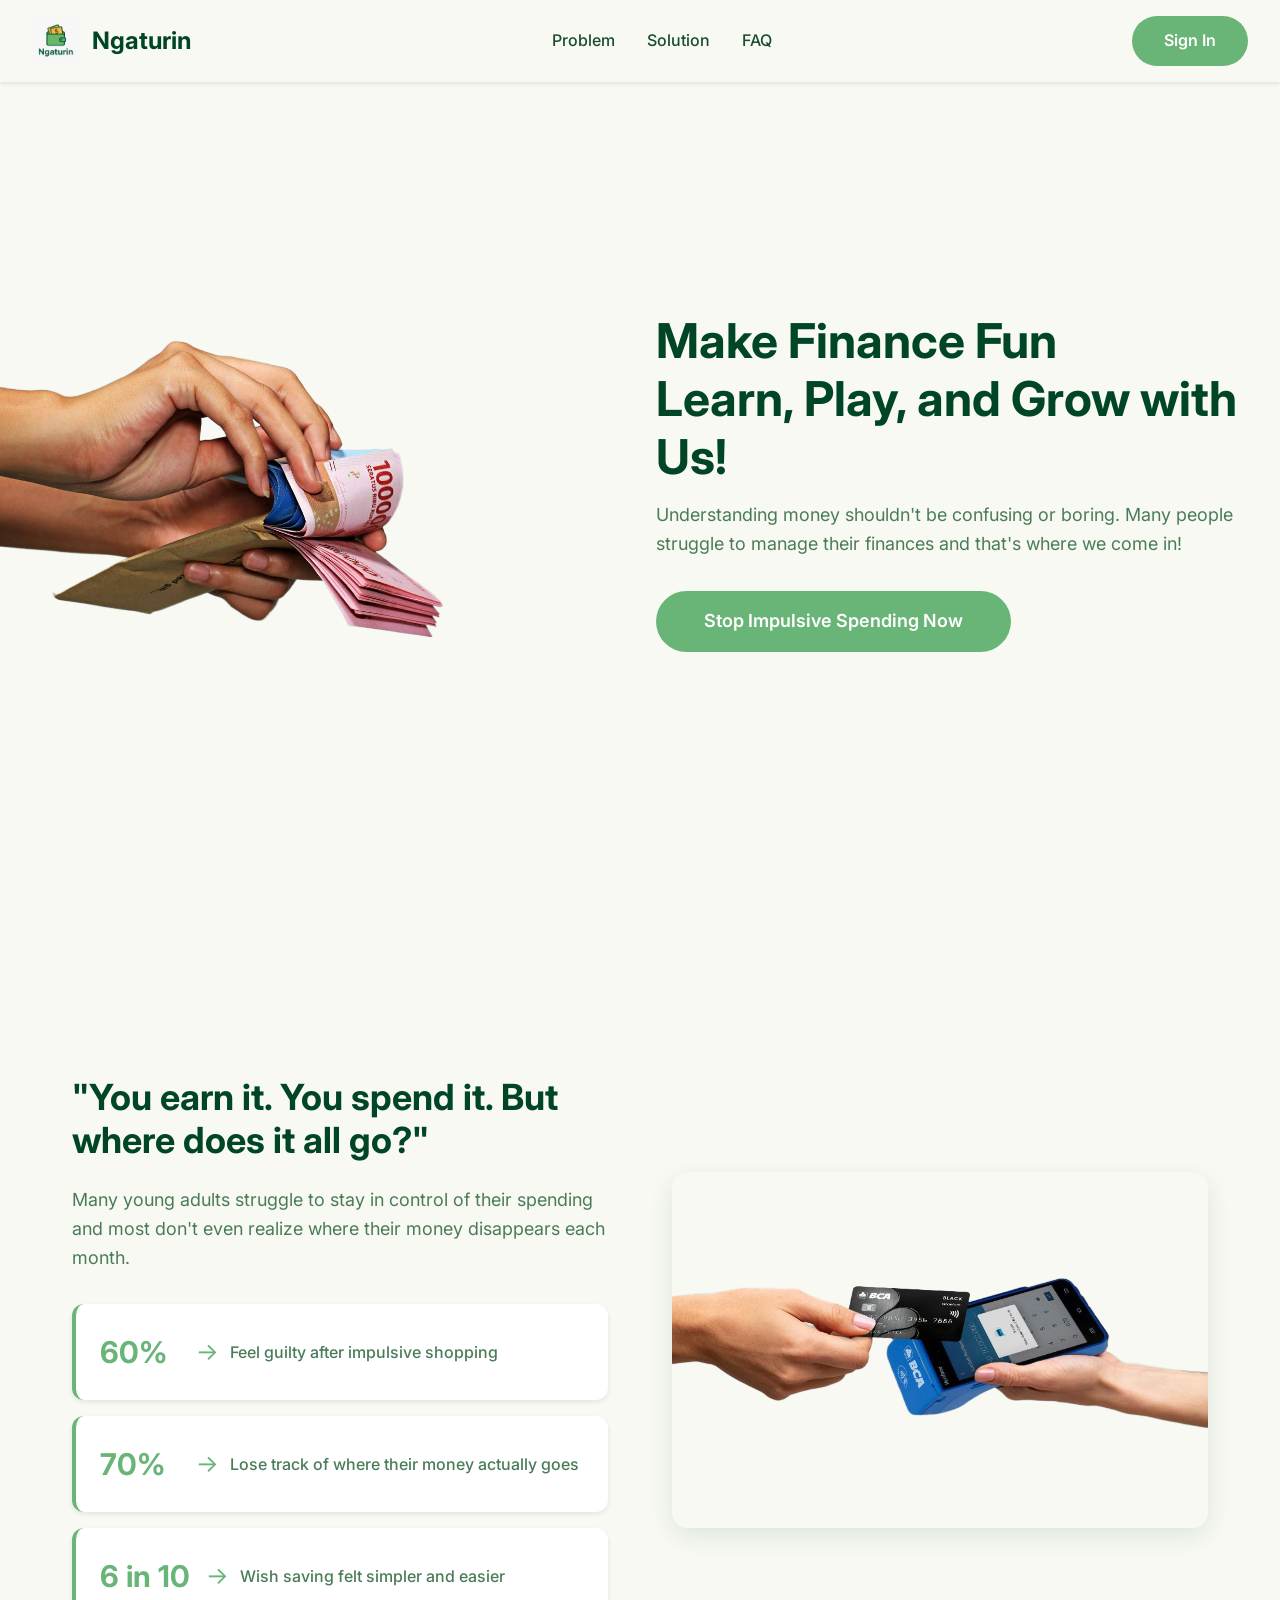
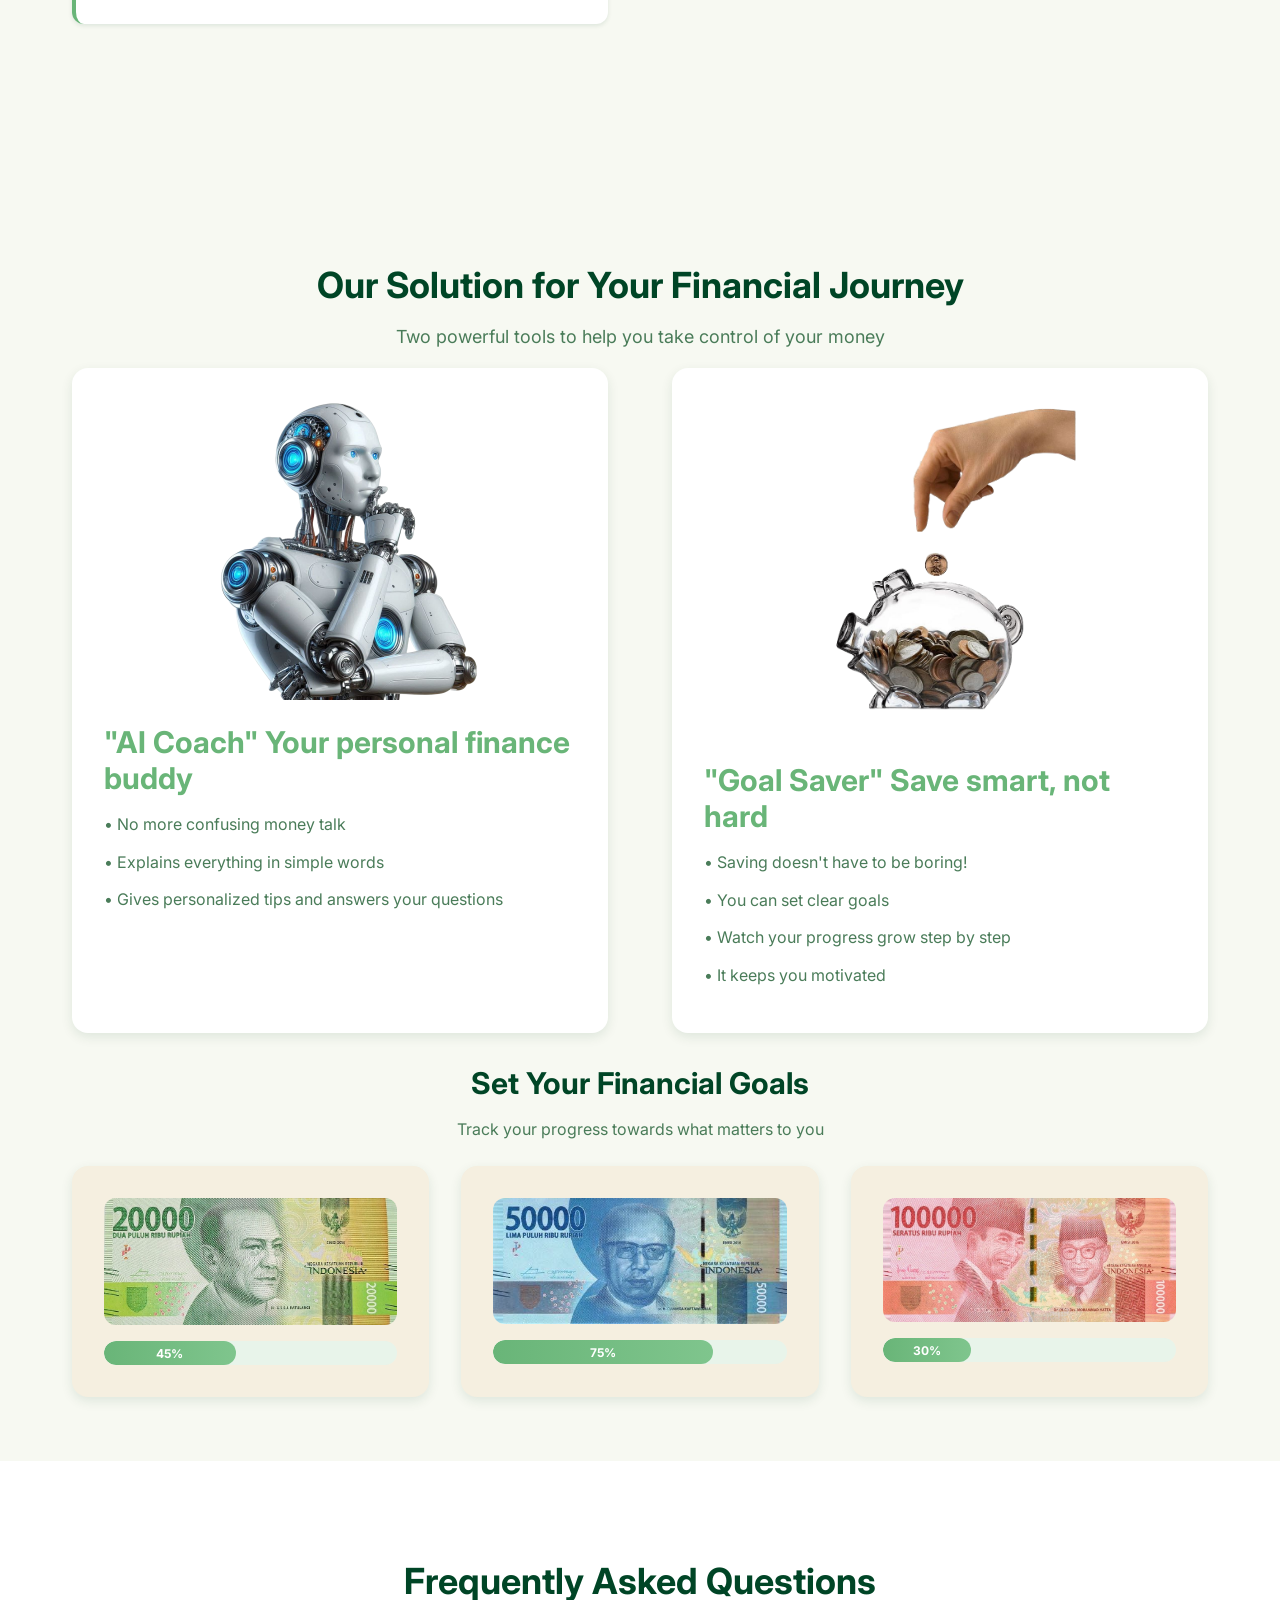
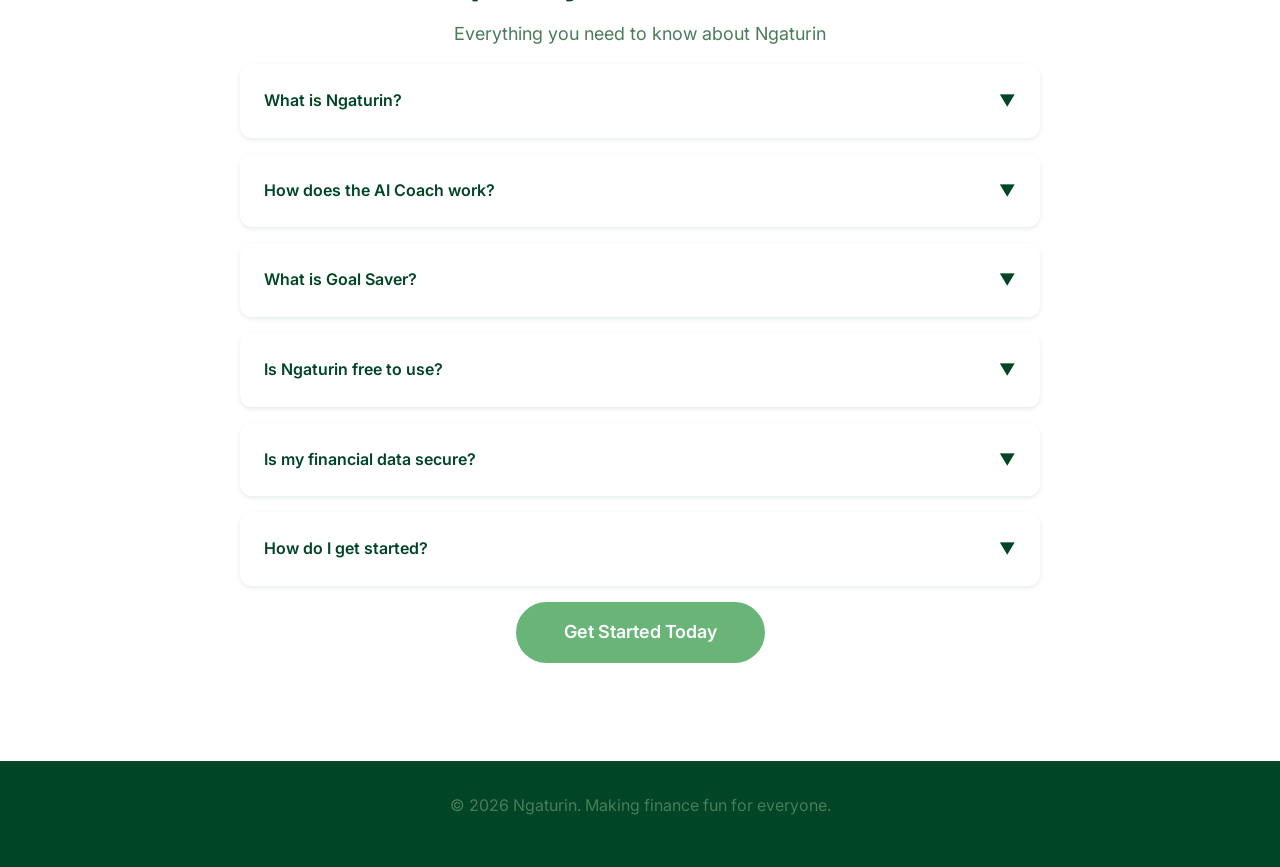
<file: index.html>
<!DOCTYPE html>
<html lang="en">

<head>
    <meta charset="UTF-8">
    <meta name="viewport" content="width=device-width, initial-scale=1.0">
    <meta name="description"
        content="Ngaturin - Make finance fun! Learn, play, and grow with AI-powered financial coaching and smart goal saving.">
    <title>Ngaturin - Make Finance Fun</title>
    <link rel="stylesheet" href="style.css">
    <link rel="preconnect" href="https://fonts.googleapis.com">
    <link rel="preconnect" href="https://fonts.gstatic.com" crossorigin>
    <link
        href="https://fonts.googleapis.com/css2?family=Inter:wght@400;500;600;700&family=Poppins:wght@400;500;600;700&display=swap"
        rel="stylesheet">
</head>

<body>
    <!-- Navigation Bar -->
    <nav class="navbar">
    <div class="navbar__brand">
        <img src="assets/Logo Ngaturin.jpg" alt="Ngaturin Logo" class="navbar__logo">
        <span>Ngaturin</span>
    </div>

    <ul class="navbar__links">
        <li><a href="#problem" class="navbar__link">Problem</a></li>
        <li><a href="#solution" class="navbar__link">Solution</a></li>
        <li><a href="#faq" class="navbar__link">FAQ</a></li>
    </ul>

    <!-- USER INFO (hidden by default) -->
    <span id="userInfo" style="display:none; margin-right:12px; font-weight:600;"></span>

    <!-- SIGN IN BUTTON -->
    <a href="login.html" class="btn btn-primary" id="signInBtn">Sign In</a>
</nav>

    <!-- Hero Section -->
    <section id="hero" class="section section-hero" style="padding-left: 0; align-items: stretch;">
        <div class="grid grid-2" style="width: 100%; align-items: center; gap: var(--spacing-xl);">
            <div class="slide-in" style="justify-self: start; display: flex;">
                <img src="assets/Money in Hand (Home) Page.png" alt="Hand holding money"
                    style="max-width: 100%; height: auto; object-fit: cover;">
            </div>
            <div class="fade-in" style="padding-right: var(--spacing-xl); max-width: 650px;">
                <h1 class="mb-md" style="color: var(--color-dark);">Make Finance Fun<br>Learn, Play, and Grow with Us!
                </h1>
                <p class="mb-xl" style="font-size: var(--font-size-lg);">
                    Understanding money shouldn't be confusing or boring. Many people struggle to manage their finances
                    and that's where we come in!
                </p>
                <a href="register.html" class="btn btn-primary btn-large">Stop Impulsive Spending Now</a>
            </div>
        </div>
    </section>

    <!-- Problem Section -->
    <!-- Problem Section -->
    <!-- Problem Section -->
    <!-- Problem Section -->
    <!-- Problem Section -->
    <!-- Problem Section -->
    <section id="problem" class="section">
        <div class="container">
            <div class="grid grid-2" style="align-items: center; gap: var(--spacing-3xl);">
                <div class="slide-up">
                    <h2 class="mb-lg" style="color: var(--color-dark);">"You earn it. You spend it. But where does it
                        all go?"</h2>
                    <p class="mb-xl" style="font-size: var(--font-size-lg);">
                        Many young adults struggle to stay in control of their spending and most don't even realize
                        where their money disappears each month.
                    </p>

                    <div style="display: flex; flex-direction: column; gap: var(--spacing-md);">
                        <div class="stat-item"
                            style="background: white; border-left: 4px solid var(--color-primary); transition: transform 0.3s ease; padding: var(--spacing-lg); border-radius: var(--radius-md); box-shadow: var(--shadow-sm);">
                            <div class="stat-number" style="min-width: 80px;">60%</div>
                            <div style="display: flex; align-items: center; gap: var(--spacing-sm);">
                                <div style="color: var(--color-primary); font-size: 1.5rem; line-height: 1;">&rarr;
                                </div>
                                <div class="stat-text" style="font-weight: 500;">Feel guilty after impulsive shopping
                                </div>
                            </div>
                        </div>

                        <div class="stat-item"
                            style="background: white; border-left: 4px solid var(--color-primary); transition: transform 0.3s ease; padding: var(--spacing-lg); border-radius: var(--radius-md); box-shadow: var(--shadow-sm);">
                            <div class="stat-number" style="min-width: 80px;">70%</div>
                            <div style="display: flex; align-items: center; gap: var(--spacing-sm);">
                                <div style="color: var(--color-primary); font-size: 1.5rem; line-height: 1;">&rarr;
                                </div>
                                <div class="stat-text" style="font-weight: 500;">Lose track of where their money
                                    actually goes</div>
                            </div>
                        </div>

                        <div class="stat-item"
                            style="background: white; border-left: 4px solid var(--color-primary); transition: transform 0.3s ease; padding: var(--spacing-lg); border-radius: var(--radius-md); box-shadow: var(--shadow-sm);">
                            <div class="stat-number" style="min-width: 80px;">6 in 10</div>
                            <div style="display: flex; align-items: center; gap: var(--spacing-sm);">
                                <div style="color: var(--color-primary); font-size: 1.5rem; line-height: 1;">&rarr;
                                </div>
                                <div class="stat-text" style="font-weight: 500;">Wish saving felt simpler and easier
                                </div>
                            </div>
                        </div>
                    </div>
                </div>

                <div class="slide-up">
                    <img src="assets/BCA Card Pay (Problem) Page.png" alt="Person using payment card"
                        style="border-radius: var(--radius-lg); box-shadow: var(--shadow-lg);">
                </div>
            </div>
        </div>
    </section>

    <!-- Solution Section -->
    <section id="solution" class="section">
        <div class="container">
            <div class="text-center mb-2xl">
                <h2 style="color: var(--color-dark);">Our Solution for Your Financial Journey</h2>
                <p style="font-size: var(--font-size-lg); color: var(--color-text-light);">
                    Two powerful tools to help you take control of your money
                </p>
            </div>

            <div class="grid grid-2" style="gap: var(--spacing-3xl);">
                <!-- AI Coach Card -->
                <div class="card card-white slide-up">
                    <div class="flex-center mb-lg">
                        <img src="assets/AI Robot (Solution) Page.png" alt="AI Robot" style="max-width: 300px;">
                    </div>
                    <h3 style="color: var(--color-primary); margin-bottom: var(--spacing-md);">
                        "AI Coach" Your personal finance buddy
                    </h3>
                    <ul style="list-style: none; padding: 0;">
                        <li style="margin-bottom: var(--spacing-sm); color: var(--color-text-light);">
                            • No more confusing money talk
                        </li>
                        <li style="margin-bottom: var(--spacing-sm); color: var(--color-text-light);">
                            • Explains everything in simple words
                        </li>
                        <li style="margin-bottom: var(--spacing-sm); color: var(--color-text-light);">
                            • Gives personalized tips and answers your questions
                        </li>
                    </ul>
                </div>

                <!-- Goal Saver Card -->
                <div class="card card-white slide-up" style="animation-delay: 0.2s;">
                    <div class="flex-center mb-lg">
                        <img src="assets/Piggy Bank (Create Account and Goal Saver) Page.png"
                            alt="Piggy Bank with coins" style="max-width: 300px;">
                    </div>
                    <h3 style="color: var(--color-primary); margin-bottom: var(--spacing-md);">
                        "Goal Saver" Save smart, not hard
                    </h3>
                    <ul style="list-style: none; padding: 0;">
                        <li style="margin-bottom: var(--spacing-sm); color: var(--color-text-light);">
                            • Saving doesn't have to be boring!
                        </li>
                        <li style="margin-bottom: var(--spacing-sm); color: var(--color-text-light);">
                            • You can set clear goals
                        </li>
                        <li style="margin-bottom: var(--spacing-sm); color: var(--color-text-light);">
                            • Watch your progress grow step by step
                        </li>
                        <li style="margin-bottom: var(--spacing-sm); color: var(--color-text-light);">
                            • It keeps you motivated
                        </li>
                    </ul>
                </div>
            </div>

            <!-- Example Goal Cards -->
            <div class="text-center mt-xl mb-lg">
                <h3 style="color: var(--color-dark);">Set Your Financial Goals</h3>
                <p style="color: var(--color-text-light);">Track your progress towards what matters to you</p>
            </div>

            <div class="grid grid-3">
                <div class="card slide-up">
                    <img src="assets/20.000 (Solution) Page.jpg" alt="Rp 20.000 goal"
                        style="border-radius: var(--radius-md); margin-bottom: var(--spacing-md);">
                    <div class="progress-bar">
                        <div class="progress-fill" style="width: 45%;">45%</div>
                    </div>
                </div>

                <div class="card slide-up" style="animation-delay: 0.15s;">
                    <img src="assets/50.000 (Solution) Page.jpg" alt="Rp 50.000 goal"
                        style="border-radius: var(--radius-md); margin-bottom: var(--spacing-md);">
                    <div class="progress-bar">
                        <div class="progress-fill" style="width: 75%;">75%</div>
                    </div>
                </div>

                <div class="card slide-up" style="animation-delay: 0.3s;">
                    <img src="assets/100.000 (Solution) Page .jpg" alt="Rp 100.000 goal"
                        style="border-radius: var(--radius-md); margin-bottom: var(--spacing-md);">
                    <div class="progress-bar">
                        <div class="progress-fill" style="width: 30%;">30%</div>
                    </div>
                </div>
            </div>
        </div>
    </section>

    <!-- FAQ Section -->
    <section id="faq" class="section" style="background-color: var(--color-bg-alt);">
        <div class="container">
            <div class="text-center mb-2xl">
                <h2 style="color: var(--color-dark);">Frequently Asked Questions</h2>
                <p style="font-size: var(--font-size-lg); color: var(--color-text-light);">
                    Everything you need to know about Ngaturin
                </p>
            </div>

            <div style="max-width: 800px; margin: 0 auto;">
                <div class="faq-item">
                    <div class="faq-question">
                        <span>What is Ngaturin?</span>
                        <span class="faq-icon">▼</span>
                    </div>
                    <div class="faq-answer">
                        Ngaturin is a financial management platform designed to make personal finance fun and accessible
                        for young adults. We combine AI-powered coaching with goal-oriented savings tracking to help you
                        take control of your money.
                    </div>
                </div>

                <div class="faq-item">
                    <div class="faq-question">
                        <span>How does the AI Coach work?</span>
                        <span class="faq-icon">▼</span>
                    </div>
                    <div class="faq-answer">
                        Our AI Coach is your personal finance buddy! Ask questions about budgeting, saving, or managing
                        money, and get instant, easy-to-understand answers. It's like having a financial advisor
                        available 24/7.
                    </div>
                </div>

                <div class="faq-item">
                    <div class="faq-question">
                        <span>What is Goal Saver?</span>
                        <span class="faq-icon">▼</span>
                    </div>
                    <div class="faq-answer">
                        Goal Saver helps you set specific financial goals (like buying a new phone or saving for a trip)
                        and shows you exactly how much you need to save daily or monthly. You can track your progress
                        and stay motivated as you watch your savings grow!
                    </div>
                </div>

                <div class="faq-item">
                    <div class="faq-question">
                        <span>Is Ngaturin free to use?</span>
                        <span class="faq-icon">▼</span>
                    </div>
                    <div class="faq-answer">
                        Yes! Ngaturin offers a free tier with access to core features including the AI Coach and Goal
                        Saver. Premium features may be added in the future.
                    </div>
                </div>

                <div class="faq-item">
                    <div class="faq-question">
                        <span>Is my financial data secure?</span>
                        <span class="faq-icon">▼</span>
                    </div>
                    <div class="faq-answer">
                        Absolutely! We take security seriously. All your data is encrypted and stored securely. We never
                        share your personal information with third parties without your consent.
                    </div>
                </div>

                <div class="faq-item">
                    <div class="faq-question">
                        <span>How do I get started?</span>
                        <span class="faq-icon">▼</span>
                    </div>
                    <div class="faq-answer">
                        Simply click the "Sign In" button to create your free account. Once registered, you'll be able
                        to access both the AI Coach and Goal Saver features immediately!
                    </div>
                </div>
            </div>

            <div class="text-center mt-2xl">
                <a href="register.html" class="btn btn-primary btn-large">Get Started Today</a>
            </div>
        </div>
    </section>

    <!-- Footer -->
    <footer style="background-color: var(--color-dark); color: white; padding: var(--spacing-xl); text-align: center;">
        <p>&copy; 2026 Ngaturin. Making finance fun for everyone.</p>
    </footer>

    <script src="script.js"></script>
<script>
    document.addEventListener('DOMContentLoaded', function () {
    const user = sessionStorage.getItem('ngaturin_user')
    ? JSON.parse(sessionStorage.getItem('ngaturin_user'))
    : { role: 'guest' };


    const signInBtn = document.getElementById('signInBtn');
    const userInfo = document.getElementById('userInfo');


    if (user.role === 'user') {
    if (signInBtn) signInBtn.style.display = 'none';
    if (userInfo) {
    userInfo.textContent = `Hi, ${user.username}`;
    userInfo.style.display = 'inline';
    }
    }
});
</script>
</body>

</html>
</file>
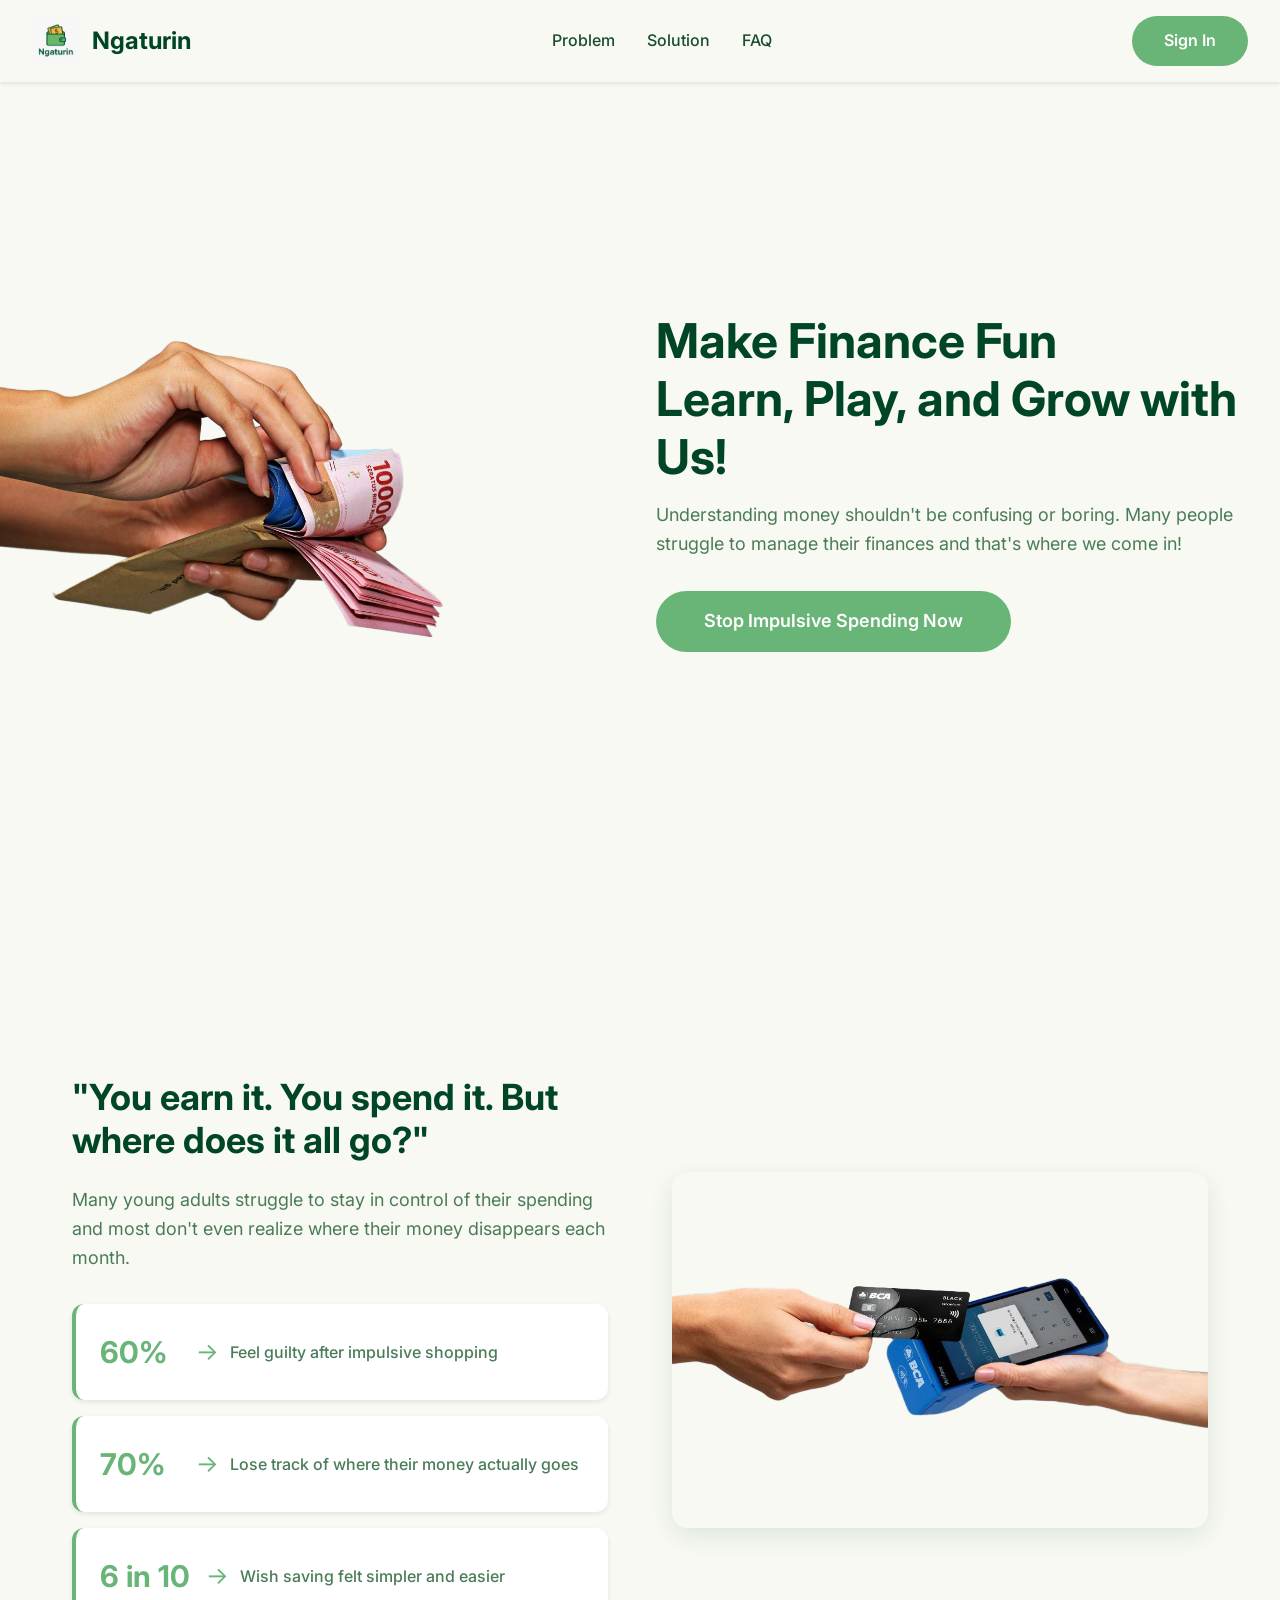
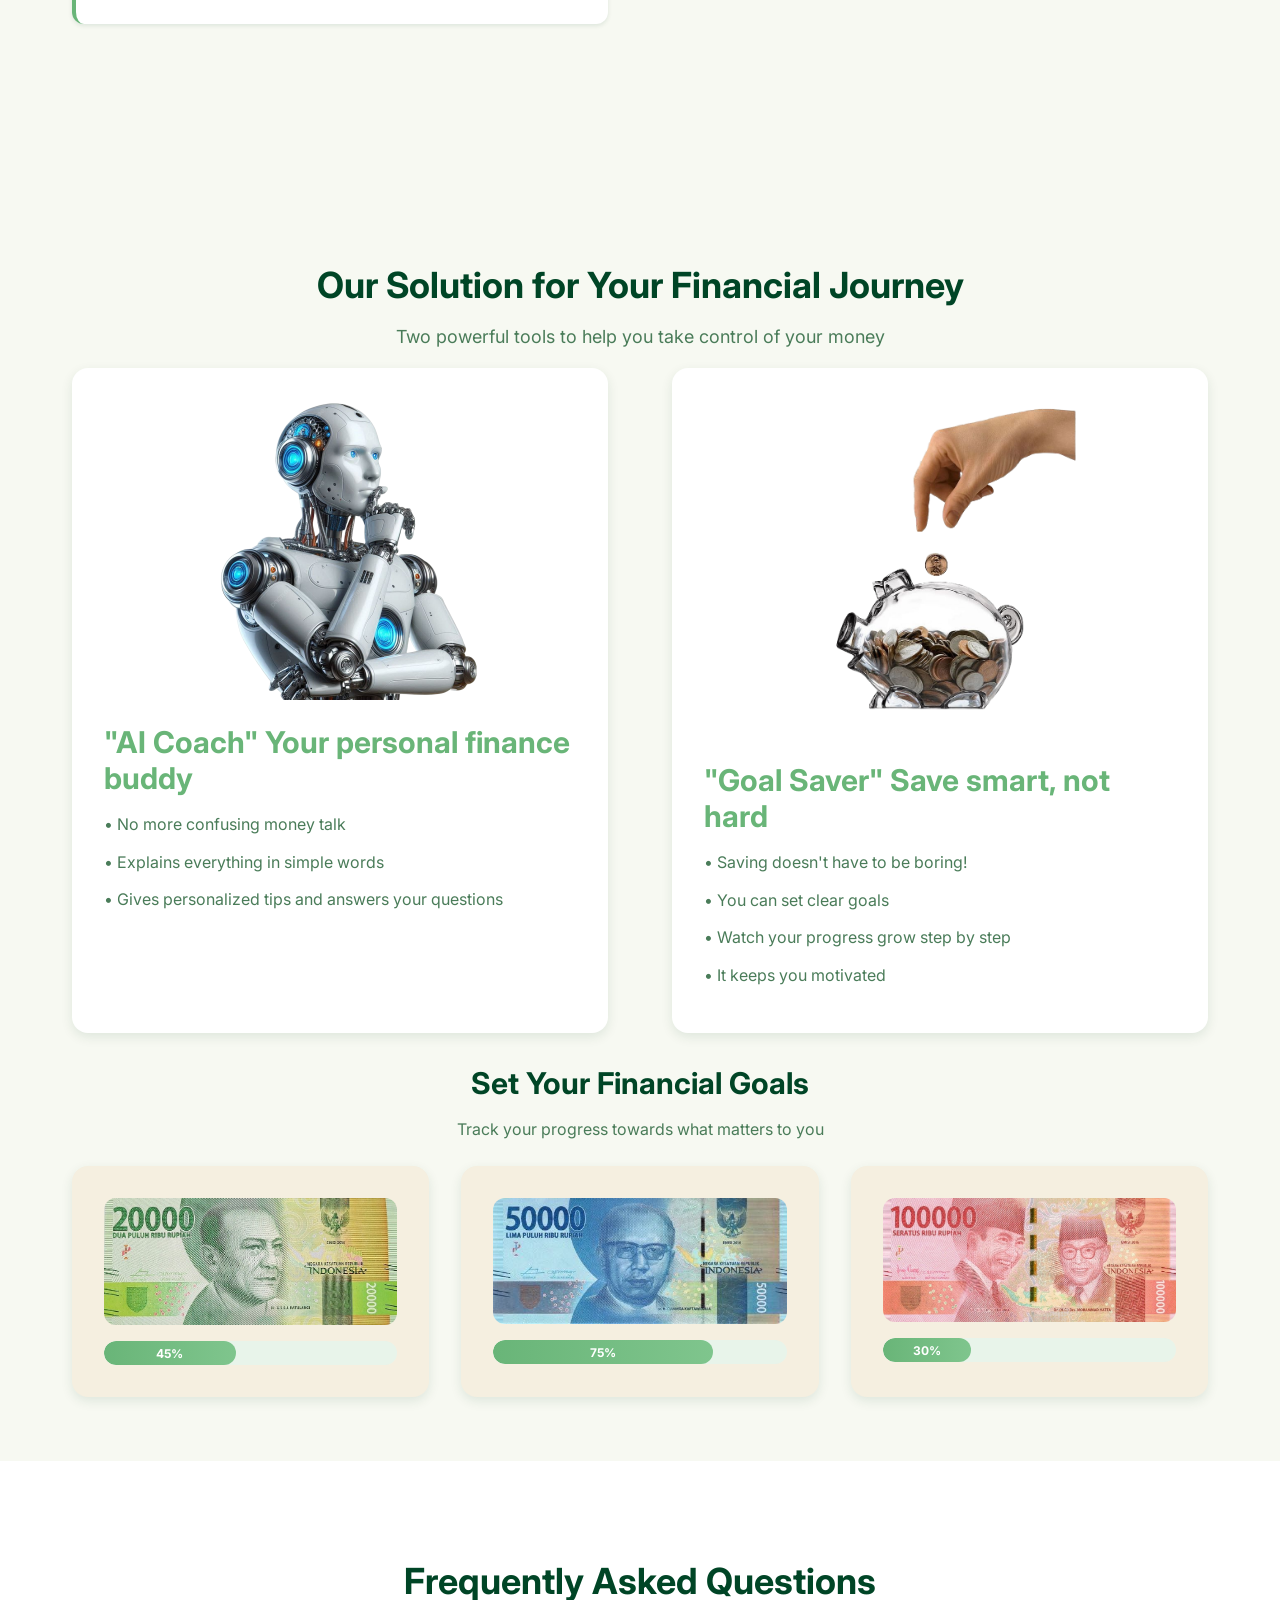
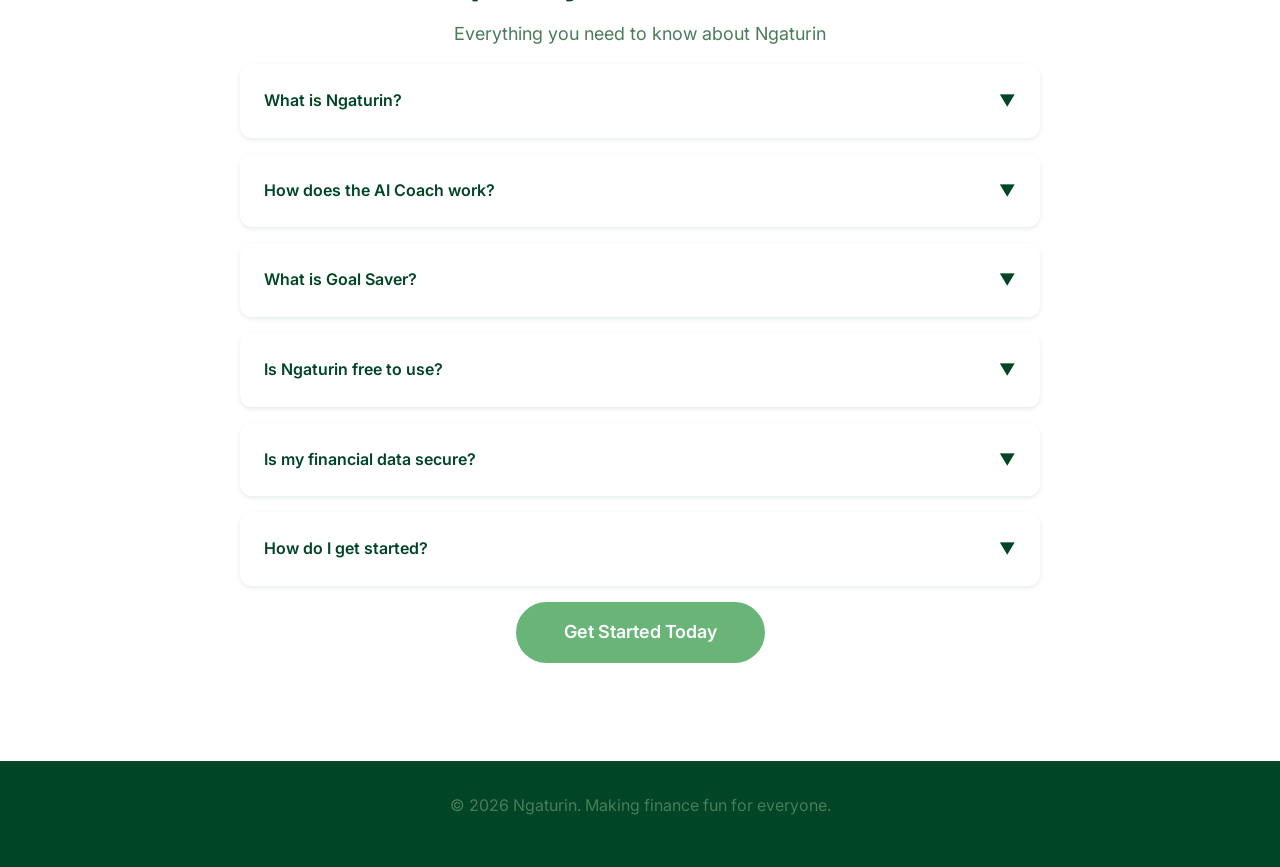
<file: frontend/index.html>
<!DOCTYPE html>
<html lang="en">

<head>
    <meta charset="UTF-8">
    <meta name="viewport" content="width=device-width, initial-scale=1.0">
    <meta name="description"
        content="Ngaturin - Make finance fun! Learn, play, and grow with AI-powered financial coaching and smart goal saving.">
    <title>Ngaturin - Make Finance Fun</title>
    <link rel="stylesheet" href="style.css">
    <link rel="preconnect" href="https://fonts.googleapis.com">
    <link rel="preconnect" href="https://fonts.gstatic.com" crossorigin>
    <link
        href="https://fonts.googleapis.com/css2?family=Inter:wght@400;500;600;700&family=Poppins:wght@400;500;600;700&display=swap"
        rel="stylesheet">
</head>

<body>
    <!-- Navigation Bar -->
    <nav class="navbar">
        <div class="navbar__brand">
            <img src="assets/Logo Ngaturin.jpg" alt="Ngaturin Logo" class="navbar__logo">
            <span>Ngaturin</span>
        </div>
        <ul class="navbar__links">
            <li><a href="#problem" class="navbar__link">Problem</a></li>
            <li><a href="#solution" class="navbar__link">Solution</a></li>
            <li><a href="#faq" class="navbar__link">FAQ</a></li>
        </ul>
        <a href="login.html" class="btn btn-primary">Sign In</a>
    </nav>

    <!-- Hero Section -->
    <section id="hero" class="section section-hero" style="padding-left: 0; align-items: stretch;">
        <div class="grid grid-2" style="width: 100%; align-items: center; gap: var(--spacing-xl);">
            <div class="slide-in" style="justify-self: start; display: flex;">
                <img src="assets/Money in Hand (Home) Page.png" alt="Hand holding money"
                    style="max-width: 100%; height: auto; object-fit: cover;">
            </div>
            <div class="fade-in" style="padding-right: var(--spacing-xl); max-width: 650px;">
                <h1 class="mb-md" style="color: var(--color-dark);">Make Finance Fun<br>Learn, Play, and Grow with Us!
                </h1>
                <p class="mb-xl" style="font-size: var(--font-size-lg);">
                    Understanding money shouldn't be confusing or boring. Many people struggle to manage their finances
                    and that's where we come in!
                </p>
                <a href="register.html" class="btn btn-primary btn-large">Stop Impulsive Spending Now</a>
            </div>
        </div>
    </section>

    <!-- Problem Section -->
    <!-- Problem Section -->
    <!-- Problem Section -->
    <!-- Problem Section -->
    <!-- Problem Section -->
    <!-- Problem Section -->
    <section id="problem" class="section">
        <div class="container">
            <div class="grid grid-2" style="align-items: center; gap: var(--spacing-3xl);">
                <div class="slide-up">
                    <h2 class="mb-lg" style="color: var(--color-dark);">"You earn it. You spend it. But where does it
                        all go?"</h2>
                    <p class="mb-xl" style="font-size: var(--font-size-lg);">
                        Many young adults struggle to stay in control of their spending and most don't even realize
                        where their money disappears each month.
                    </p>

                    <div style="display: flex; flex-direction: column; gap: var(--spacing-md);">
                        <div class="stat-item"
                            style="background: white; border-left: 4px solid var(--color-primary); transition: transform 0.3s ease; padding: var(--spacing-lg); border-radius: var(--radius-md); box-shadow: var(--shadow-sm);">
                            <div class="stat-number" style="min-width: 80px;">60%</div>
                            <div style="display: flex; align-items: center; gap: var(--spacing-sm);">
                                <div style="color: var(--color-primary); font-size: 1.5rem; line-height: 1;">&rarr;
                                </div>
                                <div class="stat-text" style="font-weight: 500;">Feel guilty after impulsive shopping
                                </div>
                            </div>
                        </div>

                        <div class="stat-item"
                            style="background: white; border-left: 4px solid var(--color-primary); transition: transform 0.3s ease; padding: var(--spacing-lg); border-radius: var(--radius-md); box-shadow: var(--shadow-sm);">
                            <div class="stat-number" style="min-width: 80px;">70%</div>
                            <div style="display: flex; align-items: center; gap: var(--spacing-sm);">
                                <div style="color: var(--color-primary); font-size: 1.5rem; line-height: 1;">&rarr;
                                </div>
                                <div class="stat-text" style="font-weight: 500;">Lose track of where their money
                                    actually goes</div>
                            </div>
                        </div>

                        <div class="stat-item"
                            style="background: white; border-left: 4px solid var(--color-primary); transition: transform 0.3s ease; padding: var(--spacing-lg); border-radius: var(--radius-md); box-shadow: var(--shadow-sm);">
                            <div class="stat-number" style="min-width: 80px;">6 in 10</div>
                            <div style="display: flex; align-items: center; gap: var(--spacing-sm);">
                                <div style="color: var(--color-primary); font-size: 1.5rem; line-height: 1;">&rarr;
                                </div>
                                <div class="stat-text" style="font-weight: 500;">Wish saving felt simpler and easier
                                </div>
                            </div>
                        </div>
                    </div>
                </div>

                <div class="slide-up">
                    <img src="assets/BCA Card Pay (Problem) Page.png" alt="Person using payment card"
                        style="border-radius: var(--radius-lg); box-shadow: var(--shadow-lg);">
                </div>
            </div>
        </div>
    </section>

    <!-- Solution Section -->
    <section id="solution" class="section">
        <div class="container">
            <div class="text-center mb-2xl">
                <h2 style="color: var(--color-dark);">Our Solution for Your Financial Journey</h2>
                <p style="font-size: var(--font-size-lg); color: var(--color-text-light);">
                    Two powerful tools to help you take control of your money
                </p>
            </div>

            <div class="grid grid-2" style="gap: var(--spacing-3xl);">
                <!-- AI Coach Card -->
                <div class="card card-white slide-up">
                    <div class="flex-center mb-lg">
                        <img src="assets/AI Robot (Solution) Page.png" alt="AI Robot" style="max-width: 300px;">
                    </div>
                    <h3 style="color: var(--color-primary); margin-bottom: var(--spacing-md);">
                        "AI Coach" Your personal finance buddy
                    </h3>
                    <ul style="list-style: none; padding: 0;">
                        <li style="margin-bottom: var(--spacing-sm); color: var(--color-text-light);">
                            • No more confusing money talk
                        </li>
                        <li style="margin-bottom: var(--spacing-sm); color: var(--color-text-light);">
                            • Explains everything in simple words
                        </li>
                        <li style="margin-bottom: var(--spacing-sm); color: var(--color-text-light);">
                            • Gives personalized tips and answers your questions
                        </li>
                    </ul>
                </div>

                <!-- Goal Saver Card -->
                <div class="card card-white slide-up" style="animation-delay: 0.2s;">
                    <div class="flex-center mb-lg">
                        <img src="assets/Piggy Bank (Create Account and Goal Saver) Page.png"
                            alt="Piggy Bank with coins" style="max-width: 300px;">
                    </div>
                    <h3 style="color: var(--color-primary); margin-bottom: var(--spacing-md);">
                        "Goal Saver" Save smart, not hard
                    </h3>
                    <ul style="list-style: none; padding: 0;">
                        <li style="margin-bottom: var(--spacing-sm); color: var(--color-text-light);">
                            • Saving doesn't have to be boring!
                        </li>
                        <li style="margin-bottom: var(--spacing-sm); color: var(--color-text-light);">
                            • You can set clear goals
                        </li>
                        <li style="margin-bottom: var(--spacing-sm); color: var(--color-text-light);">
                            • Watch your progress grow step by step
                        </li>
                        <li style="margin-bottom: var(--spacing-sm); color: var(--color-text-light);">
                            • It keeps you motivated
                        </li>
                    </ul>
                </div>
            </div>

            <!-- Example Goal Cards -->
            <div class="text-center mt-xl mb-lg">
                <h3 style="color: var(--color-dark);">Set Your Financial Goals</h3>
                <p style="color: var(--color-text-light);">Track your progress towards what matters to you</p>
            </div>

            <div class="grid grid-3">
                <div class="card slide-up">
                    <img src="assets/20.000 (Solution) Page.jpg" alt="Rp 20.000 goal"
                        style="border-radius: var(--radius-md); margin-bottom: var(--spacing-md);">
                    <div class="progress-bar">
                        <div class="progress-fill" style="width: 45%;">45%</div>
                    </div>
                </div>

                <div class="card slide-up" style="animation-delay: 0.15s;">
                    <img src="assets/50.000 (Solution) Page.jpg" alt="Rp 50.000 goal"
                        style="border-radius: var(--radius-md); margin-bottom: var(--spacing-md);">
                    <div class="progress-bar">
                        <div class="progress-fill" style="width: 75%;">75%</div>
                    </div>
                </div>

                <div class="card slide-up" style="animation-delay: 0.3s;">
                    <img src="assets/100.000 (Solution) Page .jpg" alt="Rp 100.000 goal"
                        style="border-radius: var(--radius-md); margin-bottom: var(--spacing-md);">
                    <div class="progress-bar">
                        <div class="progress-fill" style="width: 30%;">30%</div>
                    </div>
                </div>
            </div>
        </div>
    </section>

    <!-- FAQ Section -->
    <section id="faq" class="section" style="background-color: var(--color-bg-alt);">
        <div class="container">
            <div class="text-center mb-2xl">
                <h2 style="color: var(--color-dark);">Frequently Asked Questions</h2>
                <p style="font-size: var(--font-size-lg); color: var(--color-text-light);">
                    Everything you need to know about Ngaturin
                </p>
            </div>

            <div style="max-width: 800px; margin: 0 auto;">
                <div class="faq-item">
                    <div class="faq-question">
                        <span>What is Ngaturin?</span>
                        <span class="faq-icon">▼</span>
                    </div>
                    <div class="faq-answer">
                        Ngaturin is a financial management platform designed to make personal finance fun and accessible
                        for young adults. We combine AI-powered coaching with goal-oriented savings tracking to help you
                        take control of your money.
                    </div>
                </div>

                <div class="faq-item">
                    <div class="faq-question">
                        <span>How does the AI Coach work?</span>
                        <span class="faq-icon">▼</span>
                    </div>
                    <div class="faq-answer">
                        Our AI Coach is your personal finance buddy! Ask questions about budgeting, saving, or managing
                        money, and get instant, easy-to-understand answers. It's like having a financial advisor
                        available 24/7.
                    </div>
                </div>

                <div class="faq-item">
                    <div class="faq-question">
                        <span>What is Goal Saver?</span>
                        <span class="faq-icon">▼</span>
                    </div>
                    <div class="faq-answer">
                        Goal Saver helps you set specific financial goals (like buying a new phone or saving for a trip)
                        and shows you exactly how much you need to save daily or monthly. You can track your progress
                        and stay motivated as you watch your savings grow!
                    </div>
                </div>

                <div class="faq-item">
                    <div class="faq-question">
                        <span>Is Ngaturin free to use?</span>
                        <span class="faq-icon">▼</span>
                    </div>
                    <div class="faq-answer">
                        Yes! Ngaturin offers a free tier with access to core features including the AI Coach and Goal
                        Saver. Premium features may be added in the future.
                    </div>
                </div>

                <div class="faq-item">
                    <div class="faq-question">
                        <span>Is my financial data secure?</span>
                        <span class="faq-icon">▼</span>
                    </div>
                    <div class="faq-answer">
                        Absolutely! We take security seriously. All your data is encrypted and stored securely. We never
                        share your personal information with third parties without your consent.
                    </div>
                </div>

                <div class="faq-item">
                    <div class="faq-question">
                        <span>How do I get started?</span>
                        <span class="faq-icon">▼</span>
                    </div>
                    <div class="faq-answer">
                        Simply click the "Sign In" button to create your free account. Once registered, you'll be able
                        to access both the AI Coach and Goal Saver features immediately!
                    </div>
                </div>
            </div>

            <div class="text-center mt-2xl">
                <a href="register.html" class="btn btn-primary btn-large">Get Started Today</a>
            </div>
        </div>
    </section>

    <!-- Footer -->
    <footer style="background-color: var(--color-dark); color: white; padding: var(--spacing-xl); text-align: center;">
        <p>&copy; 2026 Ngaturin. Making finance fun for everyone.</p>
    </footer>

    <script src="script.js"></script>
</body>

</html>
</file>
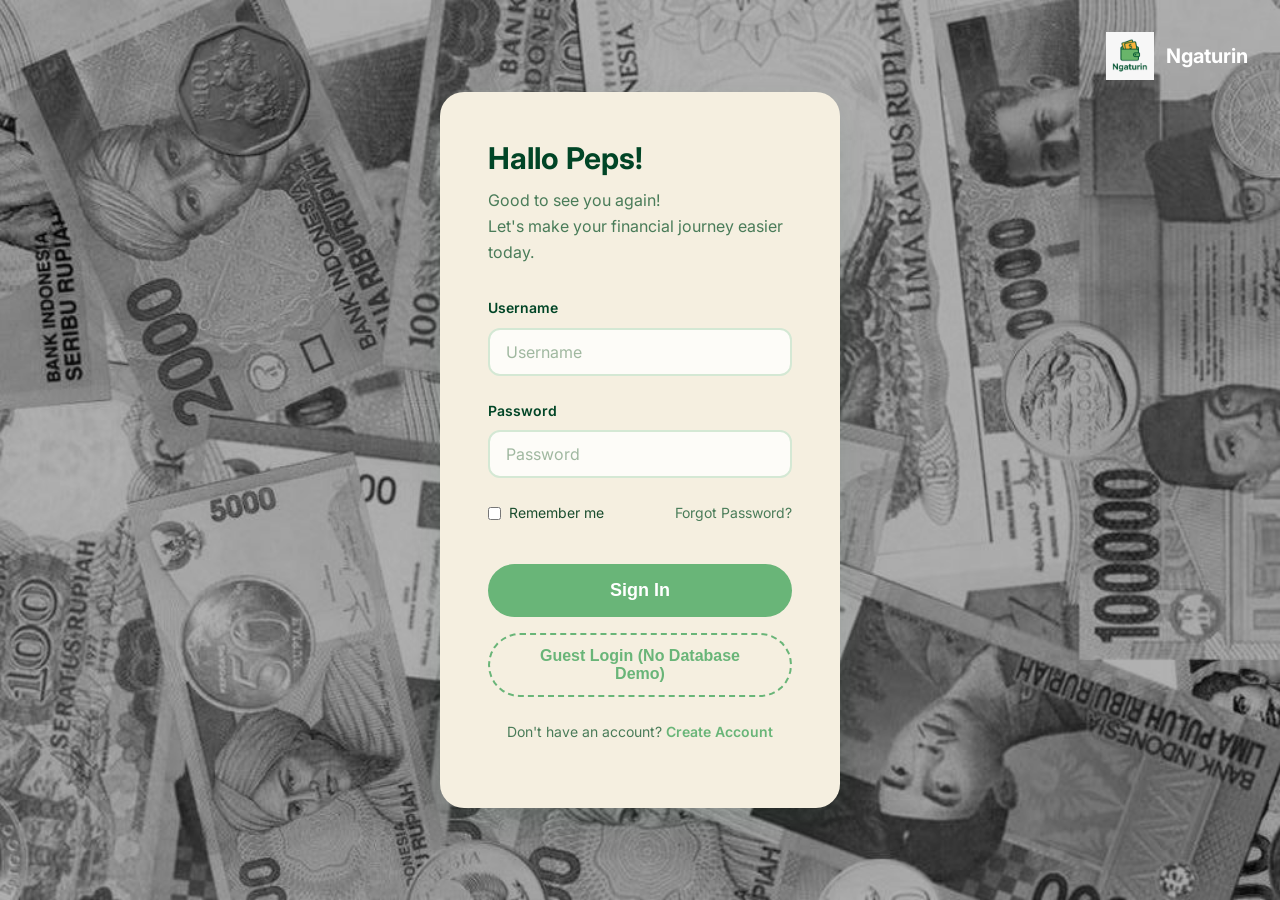
<file: aicoach.html>
<!DOCTYPE html>
<html lang="en">

<head>
    <meta charset="UTF-8">
    <meta name="viewport" content="width=device-width, initial-scale=1.0">
    <meta name="description" content="Chat with your AI Financial Coach">
    <title>AI Coach - Ngaturin</title>
    <link rel="stylesheet" href="style.css">
    <link rel="preconnect" href="https://fonts.googleapis.com">
    <link rel="preconnect" href="https://fonts.gstatic.com" crossorigin>
    <link
        href="https://fonts.googleapis.com/css2?family=Inter:wght@400;500;600;700&family=Poppins:wght@400;500;600;700&display=swap"
        rel="stylesheet">
    <style>
        .aicoach-page {
            min-height: 100vh;
            background-image: linear-gradient(135deg, #E8F4EA 0%, #F7F9F2 100%);
            padding-top: 100px;
            padding-bottom: var(--spacing-2xl);
        }

        .aicoach-header {
            text-align: center;
            margin-bottom: var(--spacing-2xl);
            display: flex;
            align-items: center;
            justify-content: center;
            gap: var(--spacing-xl);
        }

        .aicoach-header img {
            max-width: 200px;
        }

        .aicoach-intro {
            max-width: 500px;
        }

        .logo-top {
            position: absolute;
            top: var(--spacing-xl);
            left: var(--spacing-xl);
            display: flex;
            align-items: center;
            gap: var(--spacing-sm);
            color: var(--color-dark);
            font-weight: 700;
            font-size: var(--font-size-xl);
        }

        .logo-top img {
            width: 48px;
            height: 48px;
            border-radius: 50%;
        }
    </style>
</head>

<body>
    <div class="aicoach-page" style="position: relative; overflow-x: hidden;">
        <div class="logo-top">
            <img src="assets/Logo Ngaturin.jpg" alt="Ngaturin Logo">
            <span>Ngaturin</span>
        </div>

        <div class="back-btn" onclick="window.location.href='selection.html'">
            <svg xmlns="http://www.w3.org/2000/svg" viewBox="0 0 24 24">
                <path d="M20 11H7.83l5.59-5.59L12 4l-8 8 8 8 1.41-1.41L7.83 13H20v-2z" />
            </svg>
        </div>

        <!-- Centered Header -->
        <div class="text-center fade-in"
            style="max-width: 800px; margin: 0 auto 3rem auto; padding: 0 var(--spacing-lg);">
            <h1 style="color: var(--color-dark); margin-bottom: var(--spacing-md);">
                Say Hi to Your AI Coach!
            </h1>
            <p style="font-size: var(--font-size-lg); color: var(--color-text-light);">
                Your personal finance buddy is here! Ask anything about budgeting, saving, or managing your money and
                get answers instantly.
            </p>
        </div>

        <!-- Centered Content: Chat Left, Image Right -->
        <div class="container"
            style="max-width: 1300px; margin: 0 auto; display: flex; align-items: center; justify-content: center; min-height: 70vh;">
            <div
                style="display: flex; align-items: stretch; width: 100%; height: 750px; background: transparent; border-radius: var(--radius-xl); overflow: hidden;">

                <!-- Chat (Left) -->
                <div class="slide-up" style="flex: 1.5; display: flex; height: 100%;">
                    <div class="chat-container"
                        style="width: 100%; height: 100%; margin: 0; border-radius: var(--radius-xl) 0 0 var(--radius-xl); box-shadow: var(--shadow-lg); display: flex; overflow: hidden;">

                        <!-- History Sidebar -->
                        <div class="chat-sidebar"
                            style="width: 220px; background: #f8f9fa; border-right: 1px solid var(--color-border); display: flex; flex-direction: column; padding: var(--spacing-md);">
                            <button class="btn btn-primary w-full mb-md" onclick="startNewChat()"
                                style="border-radius: var(--radius-md); font-size: var(--font-size-sm);">
                                + New Chat
                            </button>
                            <div
                                style="font-size: var(--font-size-xs); color: var(--color-text-light); font-weight: 600; margin-bottom: var(--spacing-sm); text-transform: uppercase; letter-spacing: 0.5px;">
                                Recent Chats</div>
                            <div id="chatHistoryList"
                                style="flex: 1; overflow-y: auto; display: flex; flex-direction: column; gap: var(--spacing-xs);">
                                <!-- History items will be added here via JS -->
                            </div>
                        </div>

                        <!-- Main Chat Area -->
                        <div class="chat-main"
                            style="flex: 1; display: flex; flex-direction: column; height: 100%; background: white;">
                            <div class="chat-messages" id="chatMessages" style="flex: 1;">
                                <div class="chat-message bot">
                                    <div class="chat-bubble bot">
                                        Hello! 👋 I'm your AI Financial Coach. How can I help you manage your money
                                        better
                                        today?
                                    </div>
                                </div>
                            </div>

                            <div class="chat-input-container">
                                <input type="text" id="chatInput" class="form-input chat-input"
                                    placeholder="Ask me anything about finance..." onkeypress="handleKeyPress(event)">
                                <button class="btn btn-primary" onclick="sendMessage()">Send</button>
                            </div>
                        </div>
                    </div>
                </div>

                <!-- Image (Right) -->
                <div class="slide-in"
                    style="flex: 1; display: flex; justify-content: flex-start; height: 100%; position: relative;">
                    <!-- Image slightly overlapping or right next to chat -->
                    <img src="assets/AI Coach (AI Coach and Chat Bot) Page .png" alt="AI Robot"
                        style="height: 100%; width: 100%; object-fit: cover; object-position: left center; border-radius: 0 var(--radius-xl) var(--radius-xl) 0;">
                </div>
            </div>
        </div>
    </div>

    <script src="script.js"></script>
    <script src="aicoach.js"></script>
    <script>
        // Check if user is logged in
        if (!isLoggedIn()) {
            window.location.href = 'login.html';
        }

        // Load chat history on page load
        loadChatHistory();
    </script>
</body>

</html>
</file>
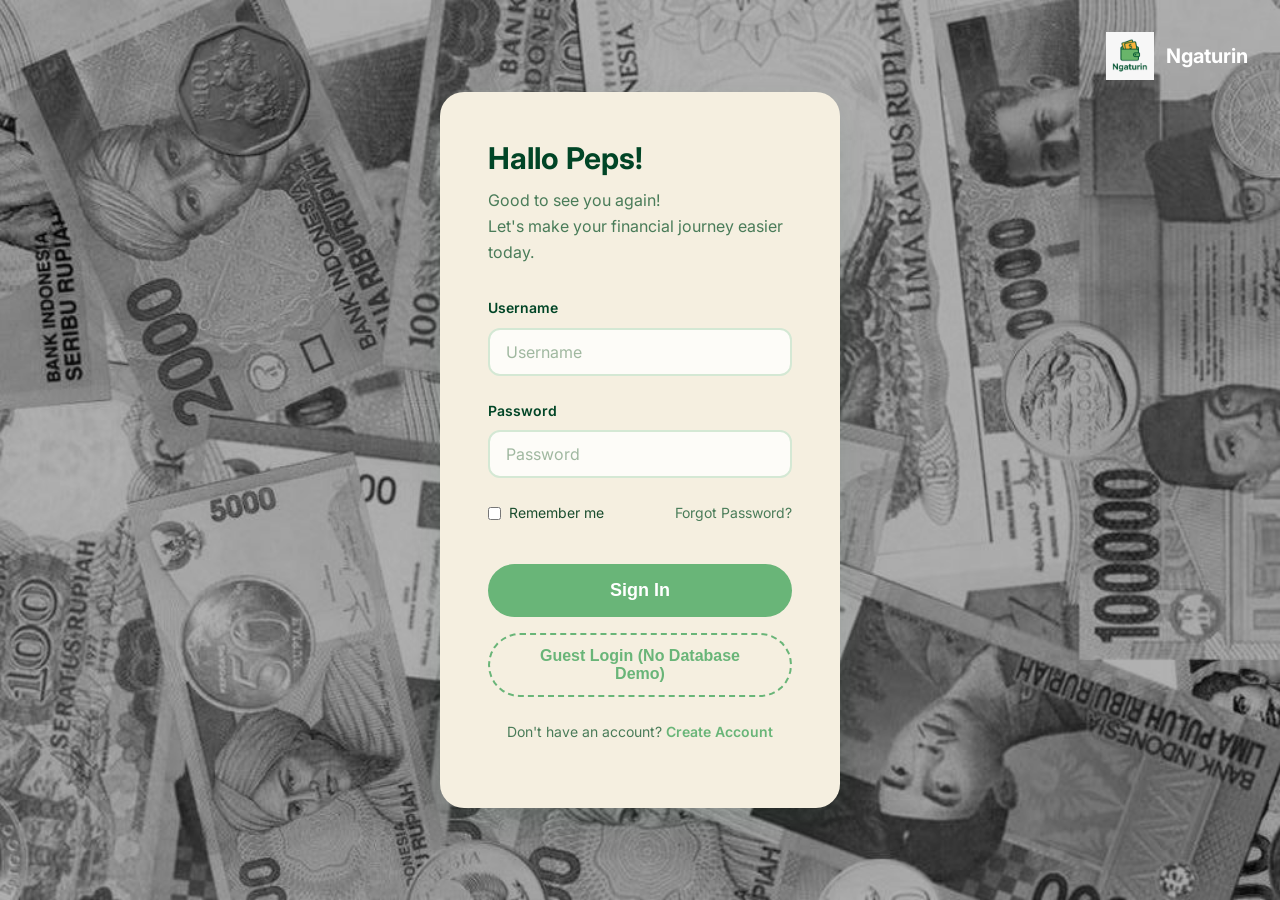
<file: login.html>
<!DOCTYPE html>
<html lang="en">

<head>
    <meta charset="UTF-8">
    <meta name="viewport" content="width=device-width, initial-scale=1.0">
    <meta name="description" content="Sign in to your Ngaturin account">
    <title>Sign In - Ngaturin</title>
    <link rel="stylesheet" href="style.css">
    <link rel="preconnect" href="https://fonts.googleapis.com">
    <link rel="preconnect" href="https://fonts.gstatic.com" crossorigin>
    <link
        href="https://fonts.googleapis.com/css2?family=Inter:wght@400;500;600;700&family=Poppins:wght@400;500;600;700&display=swap"
        rel="stylesheet">
    <style>
        .login-page {
            min-height: 100vh;
            display: flex;
            align-items: center;
            justify-content: center;
            background-image: url('assets/Backgound Money Sign In Page.jpg');
            background-size: cover;
            background-position: center;
            position: relative;
        }

        .login-page::before {
            content: '';
            position: absolute;
            top: 0;
            left: 0;
            right: 0;
            bottom: 0;
            background-color: rgba(0, 0, 0, 0.3);
        }

        .login-container {
            position: relative;
            z-index: 1;
            display: flex;
            align-items: center;
            gap: var(--spacing-3xl);
        }

        .login-card {
            background-color: var(--color-card);
            border-radius: var(--radius-xl);
            padding: var(--spacing-2xl);
            box-shadow: var(--shadow-xl);
            width: 100%;
            max-width: 400px;
        }

        .login-welcome {
            text-align: right;
            color: white;
            max-width: 400px;
        }

        .logo-header {
            position: absolute;
            top: var(--spacing-xl);
            right: var(--spacing-xl);
            display: flex;
            align-items: center;
            gap: var(--spacing-sm);
            color: white;
            font-weight: 700;
            font-size: var(--font-size-xl);
        }

        .logo-header img {
            width: 48px;
            height: 48px;
        }
    </style>
</head>

<body>
    <div class="login-page">
        <div class="logo-header">
            <img src="assets/Logo Ngaturin.jpg" alt="Ngaturin Logo">
            <span>Ngaturin</span>
        </div>

        <div class="login-container">
            <div class="login-card fade-in">
                <h2 class="mb-sm" style="color: var(--color-dark); font-size: var(--font-size-3xl);">Hallo Peps!</h2>
                <p class="mb-xl" style="color: var(--color-text-light);">
                    Good to see you again!<br>
                    Let's make your financial journey easier today.
                </p>

                <form id="loginForm">
                    <div class="form-group">
                        <label for="username" class="form-label">Username</label>
                        <input type="text" id="username" name="username" class="form-input" placeholder="Username"
                            required>
                    </div>

                    <div class="form-group">
                        <label for="password" class="form-label">Password</label>
                        <input type="password" id="password" name="password" class="form-input" placeholder="Password"
                            required>
                    </div>

                    <div class="form-group" style="display: flex; justify-content: space-between; align-items: center;">
                        <div class="form-checkbox">
                            <input type="checkbox" id="remember" name="remember">
                            <label for="remember">Remember me</label>
                        </div>
                        <a href="#" style="color: var(--color-text-light); font-size: var(--font-size-sm);">
                            Forgot Password?
                        </a>
                    </div>

                    <button type="submit" class="btn btn-primary w-full btn-large mt-md">
                        Sign In
                    </button>
                    <div class="mt-md text-center">
                        <button type="button" onclick="guestLogin()" class="btn btn-secondary w-full"
                            style="border-style: dashed;">
                            Guest Login (No Database Demo)
                        </button>
                    </div>
                </form>

                <p class="text-center mt-lg" style="color: var(--color-text-light); font-size: var(--font-size-sm);">
                    Don't have an account?
                    <a href="register.html" style="color: var(--color-primary); font-weight: 600;">Create Account</a>
                </p>
            </div>

            <div class="login-welcome slide-in" style="display: none;">
                <!-- Optional welcome message for larger screens -->
            </div>
        </div>
    </div>

    <script src="script.js"></script>
    <script>
        document.getElementById('loginForm').addEventListener('submit', async function (e) {
            e.preventDefault();

            const username = document.getElementById('username').value;
            const password = document.getElementById('password').value;

            // Clear previous errors
            clearError(document.getElementById('username'));
            clearError(document.getElementById('password'));

            // Basic validation
            if (!username) {
                showError(document.getElementById('username'), 'Username is required');
                return;
            }

            if (!password) {
                showError(document.getElementById('password'), 'Password is required');
                return;
            }

            try {
                const response = await fetch('/Ngaturin2/api/login.php', {
                    method: 'POST',
                    headers: {
                        'Content-Type': 'application/json'
                    },
                    body: JSON.stringify({
                        username,
                        password
                    })
                });


                const result = await response.json();


                if (!result.success) {
                    throw new Error(result.error);
                }


                // Save session (same access as guest)
                sessionStorage.setItem('ngaturin_user', JSON.stringify(result.user));


                // Redirect
                window.location.href = 'selection.html';


            } catch (err) {
                alert(err.message || 'Login failed');
            }
        });

        function guestLogin() {
            // Create a dummy guest session
            const guestUser = {
                id: 'guest',
                username: 'Guest User',
                email: 'guest@ngaturin.demo'
            };

            saveUserSession(guestUser);
            showToast('Logged in as Guest! (Offline Mode)', 'success');

            setTimeout(() => {
                window.location.href = 'selection.html';
            }, 1000);
        }
    </script>
</body>

</html>
</file>
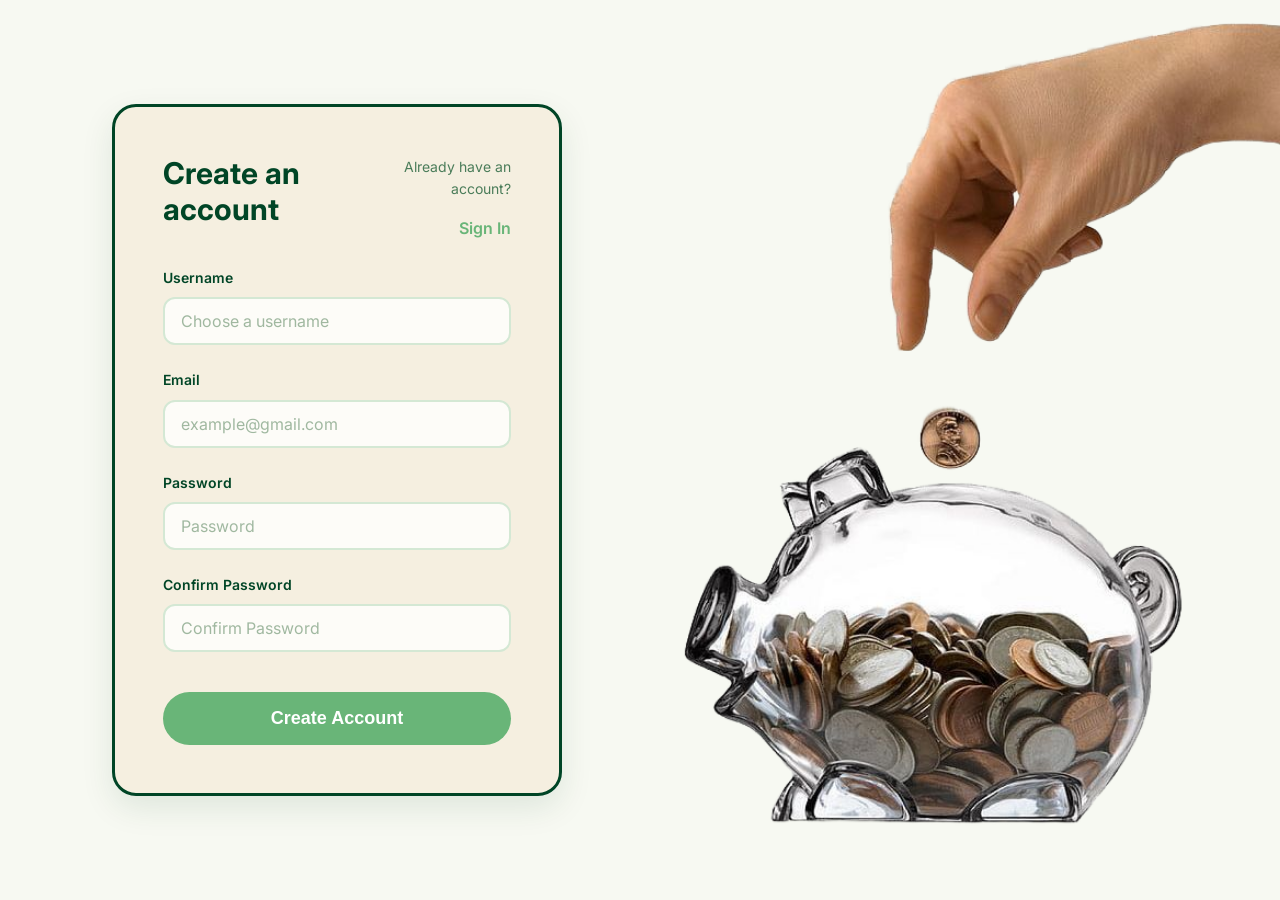
<file: register.html>
<!DOCTYPE html>
<html lang="en">

<head>
    <meta charset="UTF-8">
    <meta name="viewport" content="width=device-width, initial-scale=1.0">
    <meta name="description" content="Create your Ngaturin account">
    <title>Create Account - Ngaturin</title>
    <link rel="stylesheet" href="style.css">
    <link rel="preconnect" href="https://fonts.googleapis.com">
    <link rel="preconnect" href="https://fonts.gstatic.com" crossorigin>
    <link
        href="https://fonts.googleapis.com/css2?family=Inter:wght@400;500;600;700&family=Poppins:wght@400;500;600;700&display=swap"
        rel="stylesheet">
    <style>
        .register-page {
            min-height: 100vh;
            display: flex;
            align-items: center;
            justify-content: center;
            background-color: var(--color-bg);
            padding: var(--spacing-2xl);
            position: relative;
            overflow: hidden;
        }

        .register-container {
            display: flex;
            align-items: center;
            justify-content: center;
            gap: var(--spacing-3xl);
            width: 100%;
            max-width: 1200px;
            margin: 0 auto;
            position: relative;
            z-index: 2;
        }

        .register-card {
            background-color: var(--color-card);
            border-radius: var(--radius-xl);
            padding: var(--spacing-2xl);
            box-shadow: var(--shadow-xl);
            width: 100%;
            max-width: 450px;
            border: 3px solid var(--color-dark);
            /* Ensure card stands out against potential image overlap */
            position: relative;
            z-index: 2;
        }
    </style>
</head>

<body>
    <div class="register-page">
        <!-- Image Stuck to Right Side -->
        <div
            style="position: absolute; top: 0; right: 0; bottom: 0; height: 100%; width: 50%; z-index: 1; display: flex; justify-content: flex-end;">
            <img src="assets/Piggy Bank (Create Account and Goal Saver) Page.png" alt="Piggy Bank"
                style="height: 100%; width: auto; object-fit: cover;">
        </div>

        <div class="register-container">
            <!-- Form Card (Centered/Left) -->
            <div class="register-card fade-in" style="margin-right: auto; margin-left: var(--spacing-3xl);">
                <div class="flex-between mb-lg">
                    <h2 style="color: var(--color-dark); font-size: var(--font-size-3xl);">Create an account</h2>
                    <div style="text-align: right;">
                        <p style="font-size: var(--font-size-sm); color: var(--color-text-light);">
                            Already have an account?
                        </p>
                        <a href="login.html"
                            style="color: var(--color-primary); font-weight: 600; font-size: var(--font-size-base);">
                            Sign In
                        </a>
                    </div>
                </div>

                <form id="registerForm">
                    <div class="form-group">
                        <label for="username" class="form-label">Username</label>
                        <input type="text" id="username" name="username" class="form-input"
                            placeholder="Choose a username" required>
                    </div>

                    <div class="form-group">
                        <label for="email" class="form-label">Email</label>
                        <input type="email" id="email" name="email" class="form-input" placeholder="example@gmail.com"
                            required>
                    </div>

                    <div class="form-group">
                        <label for="password" class="form-label">Password</label>
                        <input type="password" id="password" name="password" class="form-input" placeholder="Password"
                            required>
                    </div>

                    <div class="form-group">
                        <label for="confirmPassword" class="form-label">Confirm Password</label>
                        <input type="password" id="confirmPassword" name="confirmPassword" class="form-input"
                            placeholder="Confirm Password" required>
                    </div>

                    <button type="submit" class="btn btn-primary w-full btn-large mt-md">
                        Create Account
                    </button>
                </form>
            </div>
        </div>
    </div>

    <script src="script.js"></script>
    <script>
        document.getElementById('registerForm').addEventListener('submit', async function (e) {
            e.preventDefault();

            const username = document.getElementById('username').value;
            const email = document.getElementById('email').value;
            const password = document.getElementById('password').value;
            const confirmPassword = document.getElementById('confirmPassword').value;

            // Clear previous errors
            clearError(document.getElementById('username'));
            clearError(document.getElementById('email'));
            clearError(document.getElementById('password'));
            clearError(document.getElementById('confirmPassword'));

            // Validation
            if (!username || username.length < 3) {
                showError(document.getElementById('username'), 'Username must be at least 3 characters');
                return;
            }

            if (!validateEmail(email)) {
                showError(document.getElementById('email'), 'Please enter a valid email address');
                return;
            }

            if (!validatePassword(password)) {
                showError(document.getElementById('password'), 'Password must be at least 6 characters');
                return;
            }

            if (password !== confirmPassword) {
                showError(document.getElementById('confirmPassword'), 'Passwords do not match');
                return;
            }

            try {
                // API call to register endpoint
                const response = await fetch('api/register.php', {
                method: 'POST',
                headers: {
                'Content-Type': 'application/json'
                },
                body: JSON.stringify({
                username: username,
                email: email,
                password: password
                })
                });


                const result = await response.json();


                if (!result.success) {
                throw new Error(result.error || 'Registration failed');
                }

                // Show success message
                showToast('Account created successfully! Redirecting to login...', 'success');

                // Redirect to login page
                setTimeout(() => {
                    window.location.href = 'login.html';
                }, 1500);

            } catch (error) {
                showToast(error.message || 'Registration failed. Please try again.', 'error');
            }
        });
    </script>
</body>

</html>
</file>
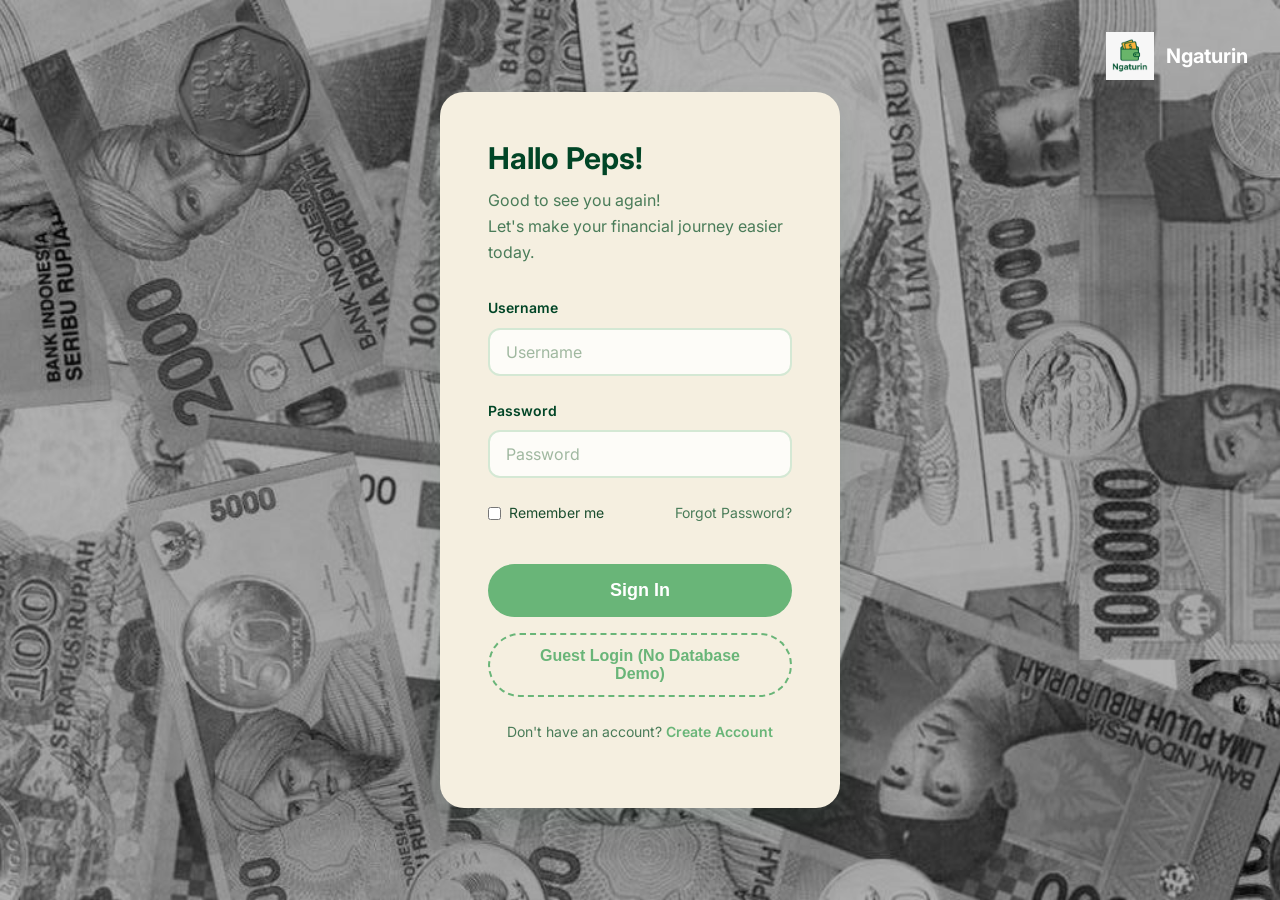
<file: selection.html>
<!DOCTYPE html>
<html lang="en">

<head>
    <meta charset="UTF-8">
    <meta name="viewport" content="width=device-width, initial-scale=1.0">
    <meta name="description" content="Choose your financial tool">
    <title>Welcome - Ngaturin</title>
    <link rel="stylesheet" href="style.css">
    <link rel="preconnect" href="https://fonts.googleapis.com">
    <link rel="preconnect" href="https://fonts.gstatic.com" crossorigin>
    <link
        href="https://fonts.googleapis.com/css2?family=Inter:wght@400;500;600;700&family=Poppins:wght@400;500;600;700&display=swap"
        rel="stylesheet">
    <style>
        .selection-page {
            min-height: 100vh;
            background-image: url('assets/Backgound Green Grid (After Create Acc) Page).png');
            background-size: cover;
            background-position: center;
            padding-top: 100px;
        }

        .selection-header {
            text-align: center;
            margin-bottom: var(--spacing-3xl);
        }

        .selection-grid {
            display: grid;
            grid-template-columns: repeat(3, 1fr);
            gap: var(--spacing-xxl);
            /* Increased gap slightly for better spacing */
            max-width: 1200px;
            /* Increased max-width */
            margin: 0 auto;
            padding: 0 var(--spacing-xl);
        }

        .selection-card {
            background: var(--color-bg-alt);
            border-radius: var(--radius-xl);
            padding: var(--spacing-2xl);
            text-align: center;
            box-shadow: var(--shadow-lg);
            cursor: pointer;
            transition: all var(--transition-base);
            border: 3px solid transparent;
        }

        .selection-card:hover {
            transform: translateY(-8px);
            box-shadow: var(--shadow-xl);
            border-color: var(--color-primary);
        }

        .selection-card img {
            width: 100%;
            height: 220px;
            object-fit: contain;
            margin: 0 auto var(--spacing-lg);
        }

        .logo-top {
            position: absolute;
            top: var(--spacing-xl);
            left: var(--spacing-xl);
            display: flex;
            align-items: center;
            gap: var(--spacing-sm);
            color: var(--color-dark);
            font-weight: 700;
            font-size: var(--font-size-xl);
        }

        .logo-top img {
            width: 48px;
            height: 48px;
        }

        .logout-btn {
            position: absolute;
            top: var(--spacing-xl);
            right: var(--spacing-xl);
        }
    </style>
</head>

<body>
    <div class="selection-page">
        <div class="logo-top">
            <img src="assets/Logo Ngaturin.jpg" alt="Ngaturin Logo">
            <span>Ngaturin</span>
        </div>

        <button class="btn btn-secondary logout-btn" onclick="logout()">Logout</button>

        <div class="container">
            <div class="selection-header fade-in">
                <h1 style="color: var(--color-dark); margin-bottom: var(--spacing-md);">
                    Welcome to Ngaturin!
                </h1>
                <p style="font-size: var(--font-size-xl); color: var(--color-text-light);">
                    Choose how you'd like to manage your finances today
                </p>
            </div>

            <div class="selection-grid">
                <div class="selection-card slide-up" onclick="window.location.href='aicoach.html'">
                    <img src="assets/AI Robot (Solution) Page.png" alt="AI Coach Robot">
                    <h3 style="color: var(--color-primary); margin-bottom: var(--spacing-md);">
                        AI Coach
                    </h3>
                    <p style="color: var(--color-text-light); margin-bottom: var(--spacing-lg);">
                        Your personal finance buddy here to answer all your money questions
                    </p>
                    <button class="btn btn-primary btn-large">Start Here</button>
                </div>

                <div class="selection-card slide-up" style="animation-delay: 0.2s;"
                    onclick="window.location.href='goalsaver.html'">
                    <img src="assets/Piggy Bank (Create Account and Goal Saver) Page.png" alt="Piggy Bank">
                    <h3 style="color: var(--color-primary); margin-bottom: var(--spacing-md);">
                        Goal Saver
                    </h3>
                    <p style="color: var(--color-text-light); margin-bottom: var(--spacing-lg);">
                        Set financial goals and track your savings progress step by step
                    </p>
                    <button class="btn btn-primary btn-large">Start Saving</button>
                </div>

                <!-- New Premium Feature: Pocket Notes -->
                <div class="selection-card slide-up" style="animation-delay: 0.4s; position: relative;"
                    onclick="handlePocketNotesClick()">
                    <div
                        style="position: absolute; top: -15px; right: -15px; background: gold; color: #5a4a00; padding: 5px 15px; border-radius: 20px; font-weight: bold; box-shadow: 0 4px 10px rgba(0,0,0,0.1); transform: rotate(15deg); z-index: 1;">
                        PREMIUM 👑
                    </div>
                    <img src="assets/money in pocket .jpeg" alt="Pocket Notes">
                    <h3 style="color: var(--color-primary); margin-bottom: var(--spacing-md);">
                        Pocket Notes
                    </h3>
                    <p style="color: var(--color-text-light); margin-bottom: var(--spacing-lg);">
                        Organize your money into digital jars for smarter budgeting
                    </p>
                    <button class="btn btn-primary btn-large">Open Pockets</button>
                </div>
            </div>
        </div>
    </div>

    <div id="premiumModal" class="modal-overlay"
        style="display: none; position: fixed; top: 0; left: 0; width: 100%; height: 100%; background: rgba(0,0,0,0.5); z-index: 2000; align-items: center; justify-content: center;">
        <div class="modal-card"
            style="background: white; padding: 40px; border-radius: 20px; text-align: center; max-width: 500px; position: relative;">
            <button onclick="closeModal()"
                style="position: absolute; top: 15px; right: 15px; background: none; border: none; font-size: 24px; cursor: pointer;">&times;</button>
            <div style="font-size: 60px; margin-bottom: 20px;">👑</div>
            <h2 style="color: var(--color-primary);">Unlock Pocket Notes</h2>
            <p style="color: var(--color-text-light); margin-bottom: 30px;">
                Upgrade to Premium to access Digital Jars, Unlimited Pockets, and Advanced Budgeting tools!
            </p>
            <button class="btn btn-primary btn-large" onclick="unlockPremium()"
                style="width: 100%; background: gold; color: #5a4a00;">Get Premium Now</button>
        </div>
    </div>

    <script src="script.js"></script>
    <script>
        // Check if user is logged in
        if (!isLoggedIn()) {
            window.location.href = 'login.html';
        }

        function logout() {
            clearUserSession();
            showToast('Logged out successfully', 'success');
            setTimeout(() => {
                window.location.href = 'index.html';
            }, 1000);
        }

        function handlePocketNotesClick() {
            // Check premium status from activeUser session
            const user = JSON.parse(sessionStorage.getItem('activeUser'));
            if (user && user.isPremium) {
                window.location.href = 'pocketnotes.html';
            } else {
                // Show Upgrade Modal
                const modal = document.getElementById('premiumModal');
                modal.style.display = 'flex';
                modal.style.backgroundColor = 'rgba(0,0,0,0.5)'; // Ensure overlay visibility
            }
        }

        function closeModal() {
            document.getElementById('premiumModal').style.display = 'none';
        }

        function unlockPremium() {
            // Mock Unlock
            const user = JSON.parse(sessionStorage.getItem('activeUser')) || {};
            user.isPremium = true;
            sessionStorage.setItem('activeUser', JSON.stringify(user));

            showToast('Premium Unlocked! Welcome! 👑', 'success');
            closeModal();
            setTimeout(() => {
                window.location.href = 'pocketnotes.html';
            }, 1000);
        }
    </script>
</body>

</html>
</file>
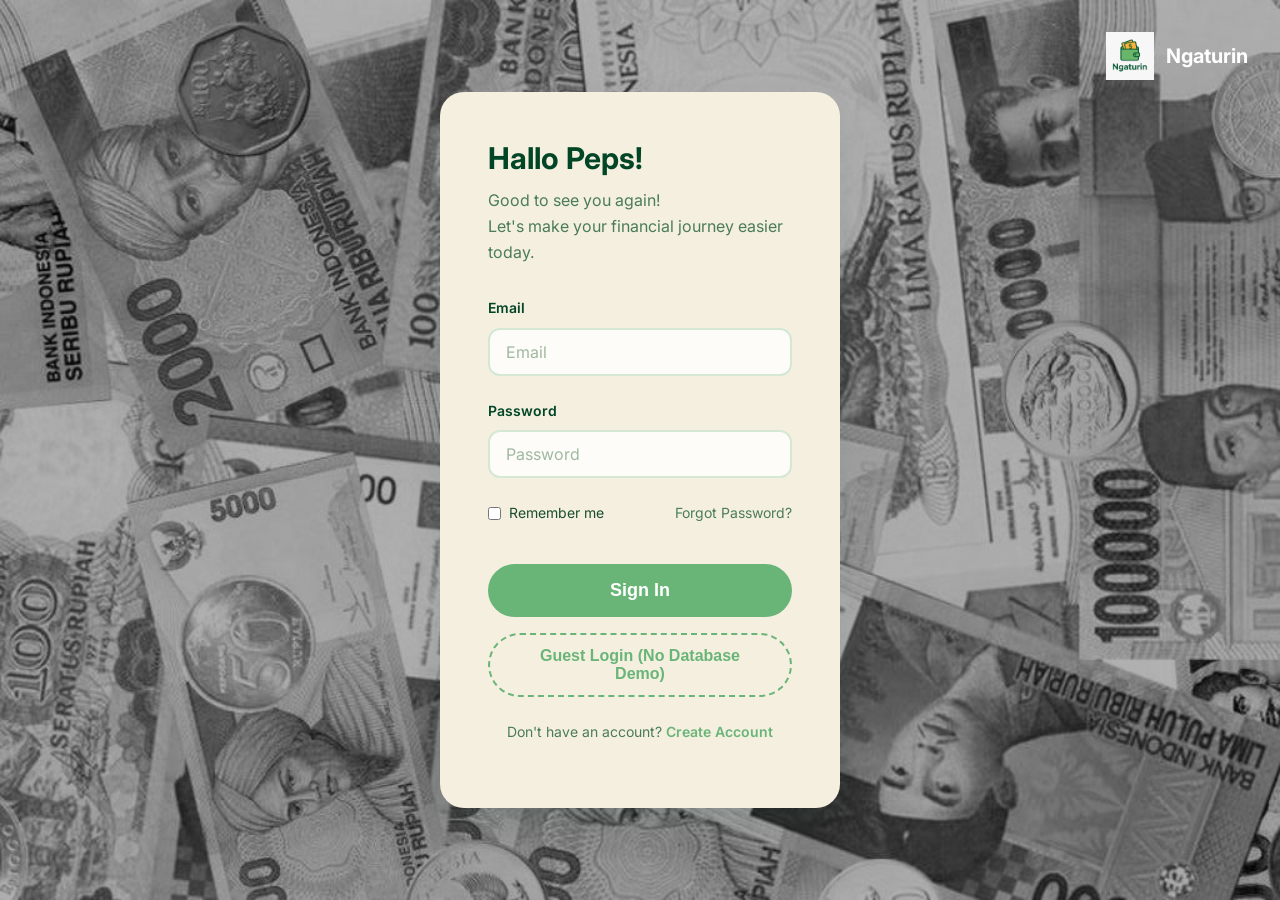
<file: frontend/goalsaver.html>
<!DOCTYPE html>
<html lang="en">

<head>
    <meta charset="UTF-8">
    <meta name="viewport" content="width=device-width, initial-scale=1.0">
    <meta name="description" content="Set and track your financial goals">
    <title>Goal Saver - Ngaturin</title>
    <link rel="stylesheet" href="style.css">
    <link rel="preconnect" href="https://fonts.googleapis.com">
    <link rel="preconnect" href="https://fonts.gstatic.com" crossorigin>
    <link
        href="https://fonts.googleapis.com/css2?family=Inter:wght@400;500;600;700&family=Poppins:wght@400;500;600;700&display=swap"
        rel="stylesheet">
    <style>
        .goalsaver-page {
            min-height: 100vh;
            background-image: linear-gradient(135deg, #E8F4EA 0%, #F7F9F2 100%);
            padding-top: 100px;
            padding-bottom: var(--spacing-2xl);
        }

        .goalsaver-header {
            text-align: center;
            margin-bottom: var(--spacing-2xl);
        }

        .goalsaver-content {
            display: grid;
            grid-template-columns: 300px 1fr;
            gap: var(--spacing-3xl);
            max-width: 1100px;
            margin: 0 auto;
        }

        .goalsaver-sidebar {
            display: flex;
            flex-direction: column;
            gap: var(--spacing-lg);
        }

        .sidebar-card {
            background: var(--color-bg-alt);
            border-radius: var(--radius-lg);
            padding: var(--spacing-xl);
            box-shadow: var(--shadow-md);
            text-align: center;
        }

        .sidebar-card img {
            max-width: 200px;
            margin: 0 auto var(--spacing-md);
        }

        .goalsaver-main {
            display: flex;
            flex-direction: column;
            gap: var(--spacing-xl);
        }

        .goal-form-card {
            background: var(--color-card);
            border-radius: var(--radius-xl);
            padding: var(--spacing-2xl);
            box-shadow: var(--shadow-lg);
            border: 3px solid var(--color-dark);
        }

        .goal-item {
            background: var(--color-bg-alt);
            border-radius: var(--radius-lg);
            padding: var(--spacing-lg);
            box-shadow: var(--shadow-sm);
            display: grid;
            grid-template-columns: 1fr auto;
            gap: var(--spacing-md);
            align-items: center;
        }

        .goal-info h4 {
            margin-bottom: var(--spacing-xs);
        }

        .goal-meta {
            display: flex;
            gap: var(--spacing-lg);
            font-size: var(--font-size-sm);
            color: var(--color-text-light);
            margin-bottom: var(--spacing-sm);
        }

        .calculation-display {
            background: #E8F4EA;
            border-radius: var(--radius-md);
            padding: var(--spacing-md);
            margin-top: var(--spacing-md);
            display: none;
        }

        .calculation-display.active {
            display: block;
        }

        .logo-top {
            position: absolute;
            top: var(--spacing-xl);
            left: var(--spacing-xl);
            display: flex;
            align-items: center;
            gap: var(--spacing-sm);
            color: var(--color-dark);
            font-weight: 700;
            font-size: var(--font-size-xl);
        }

        
    .logo-top img {
    width: 48px;
    height: 48px;
    border-radius: 50%;
}

/* =========================
   MODAL
========================= */

.modal{
    position:fixed;
    top:0;
    left:0;
    width:100%;
    height:100%;

    background:rgba(0,0,0,0.4);

    display:none;

    align-items:center;
    justify-content:center;

    z-index:999;
}

.modal-card{
    background:white;
    padding:30px;
    border-radius:16px;
    width:320px;
    text-align:center;
    box-shadow:0 20px 40px rgba(0,0,0,0.2);
}

.modal-card h3{
    margin-bottom:10px;
}

.modal-card input{
    margin-top:10px;
}

.modal-actions{
    margin-top:20px;
    display:flex;
    gap:10px;
    justify-content:center;
}
</style>
</head>


<body>
    <div class="goalsaver-page">
        <div class="logo-top">
            <img src="assets/Logo Ngaturin.jpg" alt="Ngaturin Logo">
            <span>Ngaturin</span>
        </div>

        <div class="back-btn" onclick="window.location.href='selection.html'">
            <svg xmlns="http://www.w3.org/2000/svg" viewBox="0 0 24 24">
                <path d="M20 11H7.83l5.59-5.59L12 4l-8 8 8 8 1.41-1.41L7.83 13H20v-2z" />
            </svg>
        </div>

        <div class="container">
            <div class="goalsaver-header fade-in">
                <h1 style="color: var(--color-dark); margin-bottom: var(--spacing-sm);">
                    Goal Saver
                </h1>
                <p
                    style="font-size: var(--font-size-2xl); color: var(--color-primary); font-style: italic; margin-bottom: var(--spacing-md);">
                    "Your dream. Your plan. Your savings."
                </p>
                <p style="font-size: var(--font-size-lg); color: var(--color-text-light);">
                    Create a goal and watch your savings grow.
                </p>
            </div>

            <div class="goalsaver-content">
                <div class="goalsaver-sidebar slide-up">
                    <div class="sidebar-card">
                        <h3 style="color: var(--color-dark); margin-bottom: var(--spacing-md);">
                            Ready to achieve your goal?
                        </h3>
                        <button class="btn btn-primary btn-large" onclick="scrollToForm()">
                            Start Saving
                        </button>
                    </div>

                    <div class="sidebar-card">
                        <img src="assets/Piggy Bank (Create Account and Goal Saver) Page.png" alt="Piggy Bank">
                    </div>
                </div>

                <div class="goalsaver-main slide-up">
                    <!-- Goal Creation Form -->
                    <div class="goal-form-card" id="goalForm">
                        <h3 style="color: var(--color-dark); margin-bottom: var(--spacing-lg);">
                            Set your goal!
                        </h3>

                        <form id="createGoalForm">
                            <div class="form-group">
                                <label for="goalName" class="form-label">Goal Name</label>
                                <input type="text" id="goalName" class="form-input"
                                    placeholder="What are you saving for?" required>
                                <p
                                    style="font-size: var(--font-size-xs); color: var(--color-text-light); margin-top: var(--spacing-xs);">
                                    e.g., "Buy a new phone"
                                </p>
                            </div>

                            <div class="form-group">
                                <label for="targetAmount" class="form-label">Target Amount</label>
                                <input type="text" id="targetAmount" class="form-input"
                                    placeholder="How much do you want to save?" required min="1000"
                                    oninput="calculateSavings()">
                                <p style="font-size:12px;color:gray;">Currency: IDR (Rp)
                                </p>
                            </div>

                            <div class="form-group">
                                <label for="deadline" class="form-label">Deadline</label>
                                <input type="date" id="deadline" class="form-input" required
                                    oninput="calculateSavings()">
                                <p
                                    style="font-size: var(--font-size-xs); color: var(--color-text-light); margin-top: var(--spacing-xs);">
                                    When do you want to reach it?
                                </p>
                            </div>

                            <div class="calculation-display" id="calculationDisplay">
                                <h4 style="color: var(--color-primary); margin-bottom: var(--spacing-sm);">
                                    💡 Your Savings Plan
                                </h4>
                                <p id="dailySavings" style="margin-bottom: var(--spacing-xs);"></p>
                                <p id="weeklySavings" style="margin-bottom: var(--spacing-xs);"></p>
                                <p id="monthlySavings"></p>
                            </div>

                            <button type="submit" class="btn btn-primary btn-large w-full mt-lg">
                                Create Goal
                            </button>
                        </form>
                    </div>

                    <!-- Goals List -->
                    <div>
                        <h3 style="color: var(--color-dark); margin-bottom: var(--spacing-lg);">

                    <div class="dashboard-summary">

                    <div class="summary-card">
                        <div class="summary-number" id="totalSaved">Rp 0</div>
                        <div class="summary-label">Total Saved</div>
                    </div>

                    <div class="summary-card">
                        <div class="summary-number" id="totalGoals">0</div>
                        <div class="summary-label">Total Goals</div>
                    </div>

                    <div class="summary-card">
                        <div class="summary-number" id="completedGoals">0</div>
                        <div class="summary-label">Completed</div>
                    </div>

                    </div>
                            Your Active Goals
                        </h3>
                        <div id="goalsList" style="display: flex; flex-direction: column; gap: var(--spacing-md);">
                            <p style="color: var(--color-text-light); text-align: center; padding: var(--spacing-xl);">
                                No goals yet. Create your first goal above!
                            </p>
                        </div>
                    </div>
                </div>
            </div>
        </div>
    </div>

    <!-- ADD SAVINGS MODAL -->

<div id="savingsModal" class="modal">

<div class="modal-card">

<h3>Add Savings</h3>

<p>Enter amount to add</p>

<input 
id="savingsAmount"
type="text"
class="form-input"
placeholder="Enter amount"
/>

<div id="savingsError" class="input-error"></div>

<div class="modal-actions">

<button class="btn btn-secondary"
onclick="closeSavingsModal()">
Cancel
</button>

<button class="btn btn-primary"
onclick="submitSavings()">
Add Savings
</button>

</div>

</div>

</div>

<!-- ========================================
DELETE GOAL MODAL
======================================== -->

<div id="deleteModal" class="modal">

  <div class="modal-card">

    <h3>Delete Goal</h3>

    <p>Are you sure you want to delete this goal?</p>

    <div class="modal-actions">

      <button class="btn btn-secondary"
      onclick="closeDeleteModal()">
      Cancel
      </button>

      <button class="btn btn-primary"
      onclick="confirmDeleteGoal()">
      Delete
      </button>

    </div>

  </div>

</div>

    <script src="script.js"></script>
    <script src="goalsaver.js"></script>
    <script>
        // ==========================
        // CHECK LOGIN TOKEN
        // ==========================

        const token = localStorage.getItem("token");

        if (!token) {
            window.location.href = "login.html";
        }
    </script>

</body>

</html>
</file>
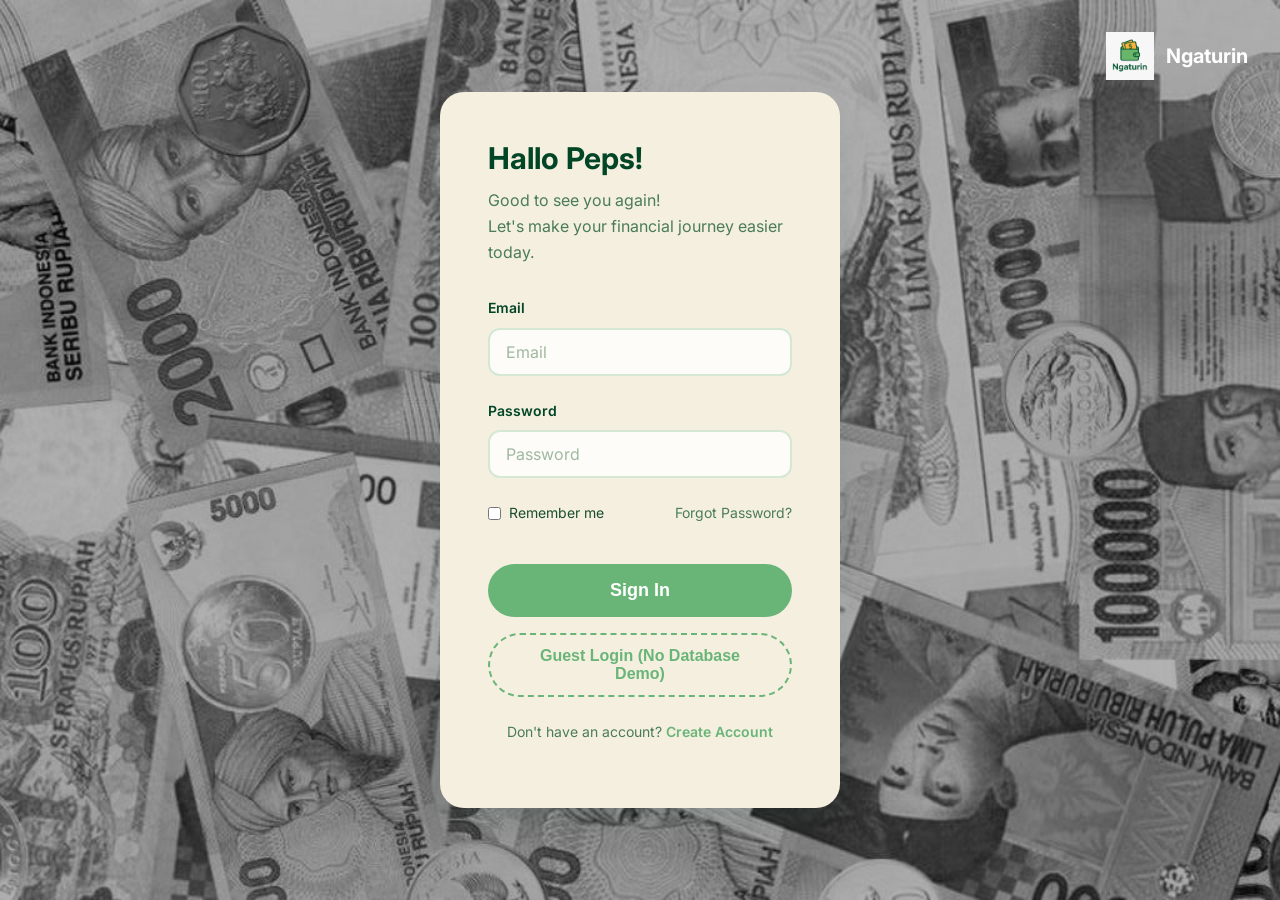
<file: frontend/login.html>
<!DOCTYPE html>
<html lang="en">

<head>
    <meta charset="UTF-8">
    <meta name="viewport" content="width=device-width, initial-scale=1.0">
    <meta name="description" content="Sign in to your Ngaturin account">
    <title>Sign In - Ngaturin</title>
    <link rel="stylesheet" href="style.css">
    <link rel="preconnect" href="https://fonts.googleapis.com">
    <link rel="preconnect" href="https://fonts.gstatic.com" crossorigin>
    <link
        href="https://fonts.googleapis.com/css2?family=Inter:wght@400;500;600;700&family=Poppins:wght@400;500;600;700&display=swap"
        rel="stylesheet">
    <style>
        .login-page {
            min-height: 100vh;
            display: flex;
            align-items: center;
            justify-content: center;
            background-image: url('assets/Backgound Money Sign In Page.jpg');
            background-size: cover;
            background-position: center;
            position: relative;
        }

        .login-page::before {
            content: '';
            position: absolute;
            top: 0;
            left: 0;
            right: 0;
            bottom: 0;
            background-color: rgba(0, 0, 0, 0.3);
        }

        .login-container {
            position: relative;
            z-index: 1;
            display: flex;
            align-items: center;
            gap: var(--spacing-3xl);
        }

        .login-card {
            background-color: var(--color-card);
            border-radius: var(--radius-xl);
            padding: var(--spacing-2xl);
            box-shadow: var(--shadow-xl);
            width: 100%;
            max-width: 400px;
        }

        .login-welcome {
            text-align: right;
            color: white;
            max-width: 400px;
        }

        .logo-header {
            position: absolute;
            top: var(--spacing-xl);
            right: var(--spacing-xl);
            display: flex;
            align-items: center;
            gap: var(--spacing-sm);
            color: white;
            font-weight: 700;
            font-size: var(--font-size-xl);
        }

        .logo-header img {
            width: 48px;
            height: 48px;
        }
    </style>
</head>

<body>
    <div class="login-page">
        <div class="logo-header">
            <img src="assets/Logo Ngaturin.jpg" alt="Ngaturin Logo">
            <span>Ngaturin</span>
        </div>

        <div class="login-container">
            <div class="login-card fade-in">
                <h2 class="mb-sm" style="color: var(--color-dark); font-size: var(--font-size-3xl);">Hallo Peps!</h2>
                <p class="mb-xl" style="color: var(--color-text-light);">
                    Good to see you again!<br>
                    Let's make your financial journey easier today.
                </p>

                <form id="loginForm">
                    <div class="form-group">
                        <label for="username" class="form-label">Email</label>
                        <input type="text" id="username" name="username" class="form-input" placeholder="Email"
                            required>
                    </div>

                    <div class="form-group">
                        <label for="password" class="form-label">Password</label>
                        <input type="password" id="password" name="password" class="form-input" placeholder="Password"
                            required>
                    </div>

                    <div class="form-group" style="display: flex; justify-content: space-between; align-items: center;">
                        <div class="form-checkbox">
                            <input type="checkbox" id="remember" name="remember">
                            <label for="remember">Remember me</label>
                        </div>
                        <a href="#" style="color: var(--color-text-light); font-size: var(--font-size-sm);">
                            Forgot Password?
                        </a>
                    </div>

                    <button type="submit" class="btn btn-primary w-full btn-large mt-md">
                        Sign In
                    </button>
                    <div class="mt-md text-center">
                        <button type="button" onclick="guestLogin()" class="btn btn-secondary w-full"
                            style="border-style: dashed;">
                            Guest Login (No Database Demo)
                        </button>
                    </div>
                </form>

                <p class="text-center mt-lg" style="color: var(--color-text-light); font-size: var(--font-size-sm);">
                    Don't have an account?
                    <a href="register.html" style="color: var(--color-primary); font-weight: 600;">Create Account</a>
                </p>
            </div>

            <div class="login-welcome slide-in" style="display: none;">
                <!-- Optional welcome message for larger screens -->
            </div>
        </div>
    </div>

    <script src="script.js"></script>
    <script src="script.js"></script>
<script>

// ==========================
// LOGIN FORM SUBMIT
// ==========================

document.getElementById("loginForm").addEventListener("submit", async function (e) {

    e.preventDefault();

    const email = document.getElementById("username").value;
    const password = document.getElementById("password").value;

    try {

        const formData = new URLSearchParams();
        formData.append("username", email);
        formData.append("password", password);

        const response = await fetch("http://127.0.0.1:8000/api/login", {
            method: "POST",
            headers: {
                "Content-Type": "application/x-www-form-urlencoded"
            },
            body: formData
        });

        const data = await response.json();

        if (!response.ok) {
            throw new Error(data.detail || "Login failed");
        }

        // SAVE TOKEN
        localStorage.setItem("token", data.access_token);

        alert("Login successful!");
        window.location.href = "selection.html";

    } catch (error) {
        alert(error.message);
    }

});


// ==========================
// GUEST LOGIN
// ==========================

function guestLogin() {
    localStorage.setItem("token", "guest-token");
    alert("Logged in as Guest!");
    window.location.href = "selection.html";
}

</script>
</body>

</html>
</file>
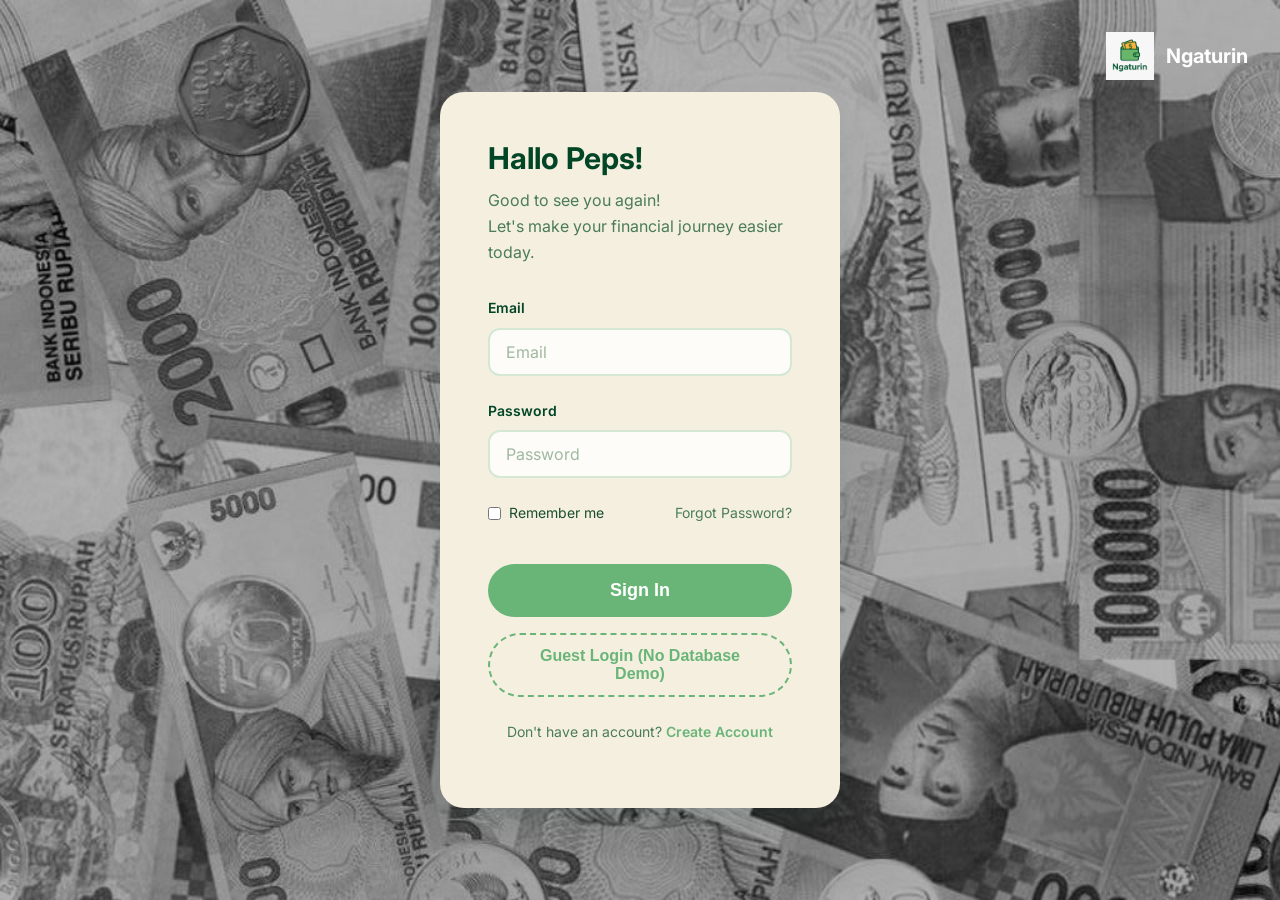
<file: frontend/pocketnotes.html>
<!DOCTYPE html>
<html lang="en">

<head>
    <meta charset="UTF-8">
    <meta name="viewport" content="width=device-width, initial-scale=1.0">
    <title>Pocket Notes - Ngaturin</title>
    <link rel="stylesheet" href="style.css">
    <link rel="preconnect" href="https://fonts.googleapis.com">
    <link rel="preconnect" href="https://fonts.gstatic.com" crossorigin>
    <link
        href="https://fonts.googleapis.com/css2?family=Inter:wght@400;500;600;700&family=Poppins:wght@400;500;600;700&display=swap"
        rel="stylesheet">
    <style>
        .pocket-page {
            max-width: 1200px;
            margin: 100px auto 60px;
            padding: 0 var(--spacing-xl);
        }

        .pocket-header {
            display: flex;
            justify-content: space-between;
            align-items: center;
            margin-bottom: var(--spacing-2xl);
            flex-wrap: wrap;
            gap: 12px;
        }

        .pocket-stats-bar {
            background: white;
            padding: var(--spacing-lg);
            border-radius: var(--radius-lg);
            box-shadow: var(--shadow-sm);
            display: flex;
            gap: var(--spacing-2xl);
            margin-bottom: var(--spacing-xl);
            border: 1px solid var(--color-border);
            flex-wrap: wrap;
        }

        .stat-item h4 {
            font-size: var(--font-size-sm);
            color: var(--color-text-light);
            margin-bottom: 4px;
        }

        .stat-item .value {
            font-size: var(--font-size-xl);
            font-weight: 700;
            color: var(--color-dark);
        }

        /* ---- TWO-COLUMN LAYOUT ---- */
        .pocket-layout {
            display: grid;
            grid-template-columns: 380px 1fr;
            gap: 24px;
            align-items: start;
        }

        @media (max-width: 900px) {
            .pocket-layout {
                grid-template-columns: 1fr;
            }
        }

        /* ---- TRANSACTION PANEL (LEFT) ---- */
        .transaction-panel {
            background: white;
            border-radius: 20px;
            padding: 28px;
            box-shadow: var(--shadow-md);
            border: 1px solid var(--color-border);
            position: sticky;
            top: 90px;
        }

        .transaction-panel h3 {
            font-size: 1.1rem;
            font-weight: 700;
            color: var(--color-dark);
            margin-bottom: 20px;
            display: flex;
            align-items: center;
            gap: 8px;
        }

        /* Type toggle */
        .type-toggle {
            display: flex;
            background: #f5f5f5;
            border-radius: 12px;
            padding: 4px;
            margin-bottom: 20px;
            gap: 4px;
        }

        .type-btn {
            flex: 1;
            padding: 10px;
            border: none;
            border-radius: 10px;
            font-weight: 600;
            font-size: 0.9rem;
            cursor: pointer;
            transition: all 0.2s;
            background: transparent;
            color: #888;
        }

        .type-btn.active-in {
            background: #f0fdf4;
            color: #16a34a;
            box-shadow: 0 2px 8px rgba(22, 163, 74, 0.15);
        }

        .type-btn.active-out {
            background: #fef2f2;
            color: #dc2626;
            box-shadow: 0 2px 8px rgba(220, 38, 38, 0.15);
        }

        /* Pocket selector */
        .pocket-selector {
            display: grid;
            grid-template-columns: repeat(2, 1fr);
            gap: 8px;
            margin-bottom: 18px;
            max-height: 200px;
            overflow-y: auto;
            padding-right: 2px;
        }

        .pocket-chip {
            display: flex;
            align-items: center;
            gap: 8px;
            padding: 10px 12px;
            border-radius: 12px;
            border: 2px solid #eee;
            cursor: pointer;
            transition: all 0.18s;
            background: #fafafa;
            font-size: 0.85rem;
            font-weight: 500;
        }

        .pocket-chip:hover {
            border-color: var(--color-primary);
            background: #f0fdf4;
        }

        .pocket-chip.selected {
            border-color: var(--color-primary);
            background: #f0fdf4;
            box-shadow: 0 0 0 3px rgba(108, 99, 255, 0.1);
        }

        .pocket-chip-icon {
            width: 30px;
            height: 30px;
            border-radius: 8px;
            display: flex;
            align-items: center;
            justify-content: center;
            font-size: 1rem;
            flex-shrink: 0;
            overflow: hidden;
        }

        .pocket-chip-icon img {
            width: 100%;
            height: 100%;
            object-fit: cover;
            border-radius: 6px;
        }

        .form-field {
            margin-bottom: 16px;
        }

        .form-field label {
            display: block;
            font-size: 0.85rem;
            font-weight: 600;
            color: #555;
            margin-bottom: 6px;
        }

        .form-field input,
        .form-field textarea {
            width: 100%;
            padding: 11px 14px;
            border: 1.5px solid #e5e5e5;
            border-radius: 10px;
            font-size: 0.95rem;
            font-family: inherit;
            transition: border-color 0.2s;
            box-sizing: border-box;
        }

        .form-field input:focus,
        .form-field textarea:focus {
            outline: none;
            border-color: var(--color-primary);
        }

        .form-field textarea {
            resize: none;
            height: 70px;
        }

        .submit-btn {
            width: 100%;
            padding: 13px;
            border: none;
            border-radius: 12px;
            font-size: 1rem;
            font-weight: 700;
            cursor: pointer;
            transition: all 0.2s;
            margin-top: 4px;
        }

        .submit-btn.btn-in {
            background: linear-gradient(135deg, #22c55e, #16a34a);
            color: white;
        }

        .submit-btn.btn-out {
            background: linear-gradient(135deg, #f87171, #dc2626);
            color: white;
        }

        .submit-btn:hover {
            transform: translateY(-2px);
            box-shadow: 0 6px 20px rgba(0, 0, 0, 0.15);
        }

        /* ---- POCKETS GRID (RIGHT) ---- */
        .pockets-grid {
            display: grid;
            grid-template-columns: repeat(auto-fill, minmax(260px, 1fr));
            gap: var(--spacing-lg);
        }

        .pocket-card {
            background: white;
            border-radius: var(--radius-xl);
            padding: var(--spacing-xl);
            box-shadow: var(--shadow-sm);
            transition: all var(--transition-base);
            position: relative;
            overflow: visible;
            display: flex;
            flex-direction: column;
            align-items: center;
            text-align: center;
            border: 2px solid transparent;
        }

        .pocket-card:hover {
            transform: translateY(-4px);
            box-shadow: var(--shadow-md);
            border-color: var(--color-primary);
        }

        .pocket-card.highlighted {
            border-color: var(--color-primary);
            box-shadow: 0 0 0 4px rgba(108, 99, 255, 0.12);
        }

        .pocket-icon {
            width: 60px;
            height: 60px;
            border-radius: 50%;
            display: flex;
            align-items: center;
            justify-content: center;
            font-size: 1.8rem;
            margin-bottom: 12px;
            background: #f5f5f5;
        }

        .pocket-progress {
            width: 90px;
            height: 90px;
            margin: 12px auto;
        }

        /* Recent transactions list on card */
        .card-txn-list {
            width: 100%;
            margin-top: 10px;
            border-top: 1px solid #f0f0f0;
            padding-top: 10px;
            text-align: left;
        }

        .card-txn-item {
            display: flex;
            justify-content: space-between;
            align-items: center;
            font-size: 0.78rem;
            padding: 4px 0;
            color: #666;
        }

        .card-txn-item .txn-amount {
            font-weight: 600;
        }

        .card-txn-item .txn-amount.in {
            color: #16a34a;
        }

        .card-txn-item .txn-amount.out {
            color: #dc2626;
        }

        /* Recap btn */
        .recap-btn {
            background: linear-gradient(135deg, var(--color-dark) 0%, var(--color-primary) 100%);
            color: white;
            border: none;
            padding: 12px 24px;
            border-radius: var(--radius-full);
            font-weight: 600;
            display: flex;
            align-items: center;
            gap: 8px;
            cursor: pointer;
            box-shadow: var(--shadow-md);
            transition: transform 0.2s;
        }

        .recap-btn:hover {
            transform: scale(1.05);
        }

        /* Icon Picker */
        .icon-picker-grid {
            display: grid;
            grid-template-columns: repeat(7, 1fr);
            gap: 6px;
            max-height: 160px;
            overflow-y: auto;
            padding: 8px;
            border: 1px solid #eee;
            border-radius: 10px;
            background: #fafafa;
            margin-bottom: 15px;
        }

        .icon-option {
            font-size: 1.4rem;
            cursor: pointer;
            text-align: center;
            padding: 4px;
            border-radius: 6px;
            border: 2px solid transparent;
            transition: all 0.15s;
        }

        .icon-option:hover {
            background: #f0f0f0;
            transform: scale(1.2);
        }

        .icon-option.selected {
            border-color: var(--color-primary);
            background: #e8f5e9;
        }

        /* Toast */
        .toast {
            position: fixed;
            bottom: 30px;
            left: 50%;
            transform: translateX(-50%) translateY(100px);
            background: #1e293b;
            color: white;
            padding: 12px 24px;
            border-radius: 30px;
            font-size: 0.9rem;
            font-weight: 500;
            z-index: 9999;
            transition: transform 0.3s ease;
            box-shadow: 0 8px 24px rgba(0, 0, 0, 0.2);
        }

        .toast.show {
            transform: translateX(-50%) translateY(0);
        }

        .toast.success {
            background: #16a34a;
        }

        .toast.error {
            background: #dc2626;
        }
    </style>
</head>

<body>
    <div id="navbar-placeholder"></div>

    <div class="pocket-page">
        <!-- Header -->
        <div class="pocket-header slide-up">
            <div>
                <h1 style="font-size: 2rem; font-weight: 800; color: var(--color-dark);">Pocket Notes</h1>
                <p style="color: var(--color-text-light); margin-top: 4px;">Manage your funds in smart digital jars.</p>
            </div>
            <div style="display: flex; gap: 12px; align-items: center;">
                <button class="recap-btn" onclick="showRecapModal()">
                    <span>📊</span> Monthly Recap
                </button>
                <button class="btn btn-primary" onclick="showAddPocketModal()"
                    style="padding: 12px 24px; border-radius: var(--radius-full); font-weight: 700; display: flex; align-items: center; gap: 8px;">
                    <span>+</span> New Pocket
                </button>
            </div>
        </div>

        <!-- Stats Bar -->
        <div class="pocket-stats-bar slide-up">
            <div class="stat-item">
                <h4>Remaining Funds</h4>
                <div class="value" id="totalSaved">Rp 0</div>
            </div>
            <div class="stat-item">
                <h4>Income Funds</h4>
                <div class="value" id="totalIncome" style="color: #16a34a;">Rp 0</div>
            </div>
            <div class="stat-item">
                <h4>Expense Funds</h4>
                <div class="value" id="totalExpense" style="color: #dc2626;">Rp 0</div>
            </div>
            <div class="stat-item">
                <h4>Active Pockets</h4>
                <div class="value" id="totalPockets">0</div>
            </div>
        </div>

        <!-- Two-column layout -->
        <div class="pocket-layout">

            <!-- LEFT: Unified Transaction Form -->
            <div class="transaction-panel slide-up">
                <h3>💸 Record Transaction</h3>

                <!-- Type Toggle -->
                <div class="type-toggle">
                    <button class="type-btn active-in" id="btnIn" onclick="setTxType('in')">➕ Add Funds</button>
                    <button class="type-btn" id="btnOut" onclick="setTxType('out')">➖ Spend</button>
                </div>

                <!-- Pocket Selector -->
                <div class="form-field">
                    <label>Select Pocket</label>
                    <div class="pocket-selector" id="pocketSelector">
                        <!-- Rendered by JS -->
                    </div>
                </div>

                <!-- Amount -->
                <div class="form-field">
                    <label>Amount (Rp)</label>
                    <input type="number" id="txAmount" placeholder="e.g. 500000" min="0">
                </div>

                <!-- Note -->
                <div class="form-field">
                    <label>Note (optional)</label>
                    <textarea id="txNote" placeholder="e.g. Monthly savings, groceries..."></textarea>
                </div>

                <!-- Submit -->
                <button class="submit-btn btn-in" id="submitTxBtn" onclick="submitTransaction()">
                    ➕ Add Funds
                </button>
            </div>

            <!-- RIGHT: Pocket Cards -->
            <div>
                <div class="pockets-grid" id="pocketsGrid">
                    <!-- Rendered by JS -->
                </div>
            </div>
        </div>
    </div>

    <!-- ===================== MODALS ===================== -->

    <!-- Recap Modal -->
    <div id="recapModal"
        style="display: none; position: fixed; top: 0; left: 0; width: 100%; height: 100%; background: rgba(0,0,0,0.6); z-index: 3000; align-items: center; justify-content: center;">
        <div
            style="background: linear-gradient(135deg, #1a1a2e, #16213e); color: white; padding: 40px; border-radius: 24px; width: 90%; max-width: 420px; position: relative; text-align: center;">
            <button onclick="closeRecapModal()"
                style="position: absolute; top: 15px; right: 15px; background: rgba(255,255,255,0.1); border: none; color: white; font-size: 20px; cursor: pointer; border-radius: 50%; width: 36px; height: 36px;">×</button>
            <div id="wrappedContent"></div>
            <div style="display: flex; gap: 10px; justify-content: center; margin-top: 24px;">
                <button onclick="closeRecapModal()"
                    style="padding: 10px 20px; border-radius: 20px; border: 1px solid rgba(255,255,255,0.3); background: transparent; color: white; cursor: pointer;">Close</button>
                <button onclick="downloadPDF()"
                    style="padding: 10px 20px; border-radius: 20px; border: none; background: var(--color-primary); color: white; font-weight: 600; cursor: pointer;">📸
                    Save Card</button>
            </div>
        </div>
    </div>

    <!-- Add/Edit Pocket Modal -->
    <div id="editModal" class="modal-overlay"
        style="display: none; position: fixed; top: 0; left: 0; width: 100%; height: 100%; background: rgba(0,0,0,0.5); z-index: 2000; align-items: center; justify-content: center; overflow-y: auto;">
        <div class="modal-card slide-up"
            style="background: white; padding: 30px; border-radius: 20px; width: 90%; max-width: 420px; position: relative; margin: 20px auto;">
            <button onclick="document.getElementById('editModal').style.display='none'"
                style="position: absolute; top: 15px; right: 15px; background: none; border: none; font-size: 24px; cursor: pointer;">&times;</button>
            <h3 id="modalTitle" style="margin-bottom: 20px; color: var(--color-primary);">Add New Pocket</h3>

            <!-- Icon Picker -->
            <div style="margin-bottom: 15px;">
                <label
                    style="display: block; font-size: 0.9rem; font-weight: 600; margin-bottom: 8px; color: #555;">Choose
                    Icon</label>

                <!-- Preview + Tabs -->
                <div style="display: flex; align-items: center; gap: 12px; margin-bottom: 10px;">
                    <div id="iconPreview"
                        style="width: 52px; height: 52px; border-radius: 12px; background: #f0f0f0; display: flex; align-items: center; justify-content: center; font-size: 1.8rem; border: 2px solid var(--color-primary); overflow: hidden; flex-shrink: 0;">
                        💰</div>
                    <div style="display: flex; gap: 6px;">
                        <button type="button" id="tabEmoji" onclick="switchIconTab('emoji')"
                            style="padding: 6px 14px; border-radius: 20px; border: 1.5px solid var(--color-primary); background: var(--color-primary); color: white; font-size: 0.8rem; cursor: pointer; font-weight: 600;">😊
                            Emoji</button>
                        <button type="button" id="tabUpload" onclick="switchIconTab('upload')"
                            style="padding: 6px 14px; border-radius: 20px; border: 1.5px solid #ddd; background: white; color: #555; font-size: 0.8rem; cursor: pointer; font-weight: 600;">📷
                            Upload</button>
                    </div>
                </div>

                <!-- Emoji Grid -->
                <div id="panelEmoji">
                    <div class="icon-picker-grid" id="iconPickerGrid"></div>
                </div>

                <!-- Upload Panel -->
                <div id="panelUpload" style="display: none;">
                    <label for="iconFileInput"
                        style="display: flex; flex-direction: column; align-items: center; justify-content: center; gap: 8px; padding: 20px; border: 2px dashed #ccc; border-radius: 12px; cursor: pointer; background: #fafafa;"
                        onmouseover="this.style.borderColor='var(--color-primary)'"
                        onmouseout="this.style.borderColor='#ccc'">
                        <span style="font-size: 2rem;">📁</span>
                        <span style="font-size: 0.85rem; color: #666;">Click to upload image</span>
                        <span style="font-size: 0.75rem; color: #aaa;">JPG, PNG, GIF, WebP</span>
                    </label>
                    <input type="file" id="iconFileInput" accept="image/*" style="display: none;"
                        onchange="handleIconUpload(event)">
                </div>

                <input type="hidden" id="editPocketIcon" value="💰">
            </div>

            <!-- Pocket Name -->
            <div style="margin-bottom: 15px;">
                <label
                    style="display: block; font-size: 0.9rem; font-weight: 600; margin-bottom: 5px; color: #555;">Pocket
                    Name</label>
                <input type="text" id="editPocketName" placeholder="e.g. Travel Fund"
                    style="width: 100%; padding: 10px; border: 1.5px solid #ddd; border-radius: 8px; box-sizing: border-box;">
            </div>





            <div style="display: flex; gap: 10px;">
                <button id="deleteBtn" class="btn" style="background: #ffebee; color: #c62828; flex: 1; display: none;"
                    onclick="deleteFromModal()">Delete</button>
                <button class="btn btn-primary" style="flex: 2;" onclick="savePocket()">Save Pocket</button>
            </div>
        </div>
    </div>

    <!-- Toast -->
    <div id="toast" class="toast"></div>

    <!-- CORE LOGIC -->
    <script src="script.js"></script>      <!-- auth + helpers -->
    <script src="pocketnotes.js"></script> <!-- main feature -->

    <script>
    // Logout (UPDATED FOR JWT)
    function logout() {
        localStorage.removeItem("token");
        window.location.href = "login.html";
    }
</script>
</body>

</html>
</file>
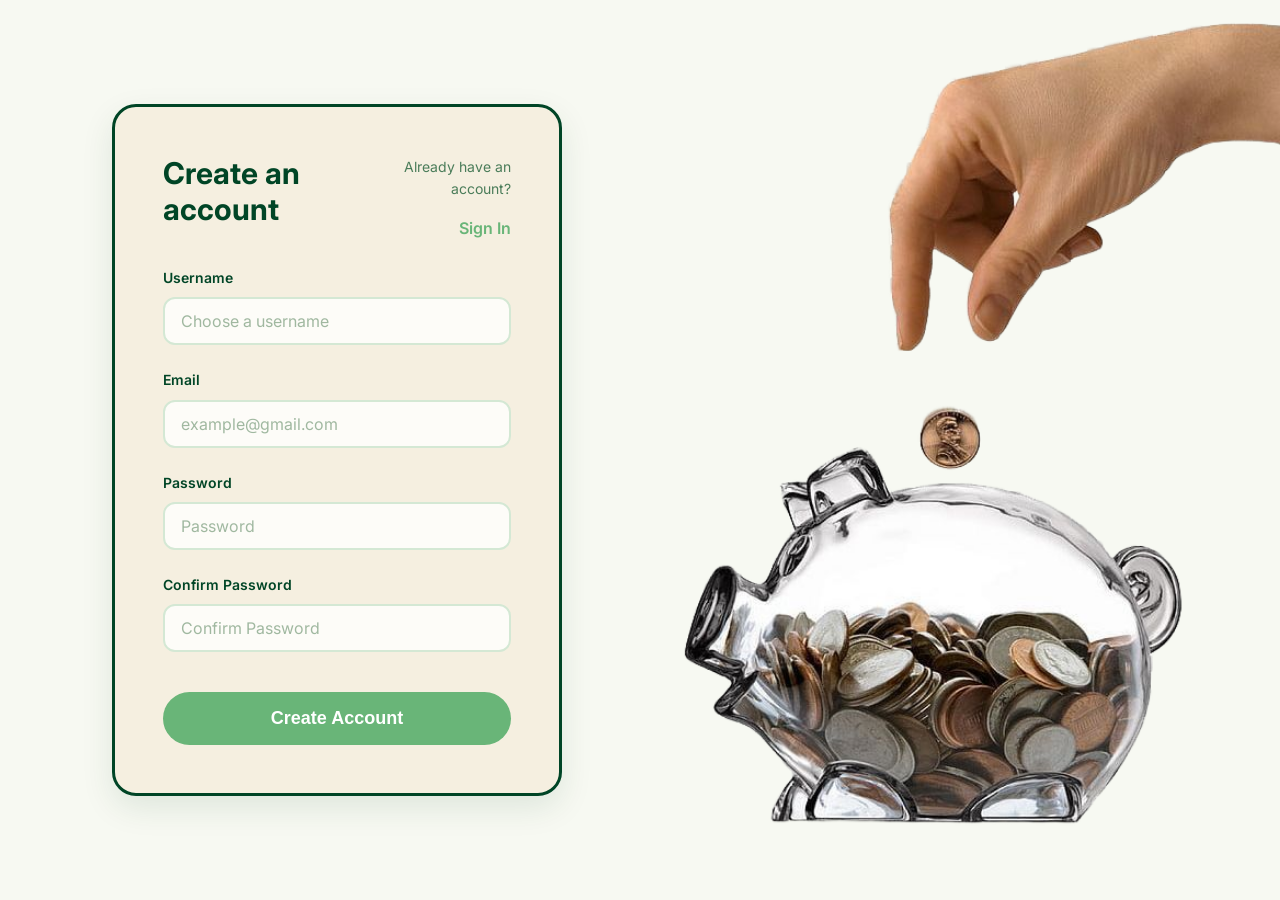
<file: frontend/register.html>
<!DOCTYPE html>
<html lang="en">

<head>
    <meta charset="UTF-8">
    <meta name="viewport" content="width=device-width, initial-scale=1.0">
    <meta name="description" content="Create your Ngaturin account">
    <title>Create Account - Ngaturin</title>
    <link rel="stylesheet" href="style.css">
    <link rel="preconnect" href="https://fonts.googleapis.com">
    <link rel="preconnect" href="https://fonts.gstatic.com" crossorigin>
    <link
        href="https://fonts.googleapis.com/css2?family=Inter:wght@400;500;600;700&family=Poppins:wght@400;500;600;700&display=swap"
        rel="stylesheet">
    <style>
        .register-page {
            min-height: 100vh;
            display: flex;
            align-items: center;
            justify-content: center;
            background-color: var(--color-bg);
            padding: var(--spacing-2xl);
            position: relative;
            overflow: hidden;
        }

        .register-container {
            display: flex;
            align-items: center;
            justify-content: center;
            gap: var(--spacing-3xl);
            width: 100%;
            max-width: 1200px;
            margin: 0 auto;
            position: relative;
            z-index: 2;
        }

        .register-card {
            background-color: var(--color-card);
            border-radius: var(--radius-xl);
            padding: var(--spacing-2xl);
            box-shadow: var(--shadow-xl);
            width: 100%;
            max-width: 450px;
            border: 3px solid var(--color-dark);
            /* Ensure card stands out against potential image overlap */
            position: relative;
            z-index: 2;
        }
    </style>
</head>

<body>
    <div class="register-page">
        <!-- Image Stuck to Right Side -->
        <div
            style="position: absolute; top: 0; right: 0; bottom: 0; height: 100%; width: 50%; z-index: 1; display: flex; justify-content: flex-end;">
            <img src="assets/Piggy Bank (Create Account and Goal Saver) Page.png" alt="Piggy Bank"
                style="height: 100%; width: auto; object-fit: cover;">
        </div>

        <div class="register-container">
            <!-- Form Card (Centered/Left) -->
            <div class="register-card fade-in" style="margin-right: auto; margin-left: var(--spacing-3xl);">
                <div class="flex-between mb-lg">
                    <h2 style="color: var(--color-dark); font-size: var(--font-size-3xl);">Create an account</h2>
                    <div style="text-align: right;">
                        <p style="font-size: var(--font-size-sm); color: var(--color-text-light);">
                            Already have an account?
                        </p>
                        <a href="login.html"
                            style="color: var(--color-primary); font-weight: 600; font-size: var(--font-size-base);">
                            Sign In
                        </a>
                    </div>
                </div>

                <form id="registerForm">
                    <div class="form-group">
                        <label for="username" class="form-label">Username</label>
                        <input type="text" id="username" name="username" class="form-input"
                            placeholder="Choose a username" required>
                    </div>

                    <div class="form-group">
                        <label for="email" class="form-label">Email</label>
                        <input type="email" id="email" name="email" class="form-input" placeholder="example@gmail.com"
                            required>
                    </div>

                    <div class="form-group">
                        <label for="password" class="form-label">Password</label>
                        <input type="password" id="password" name="password" class="form-input" placeholder="Password"
                            required>
                    </div>

                    <div class="form-group">
                        <label for="confirmPassword" class="form-label">Confirm Password</label>
                        <input type="password" id="confirmPassword" name="confirmPassword" class="form-input"
                            placeholder="Confirm Password" required>
                    </div>

                    <button type="submit" class="btn btn-primary w-full btn-large mt-md">
                        Create Account
                    </button>
                </form>
            </div>
        </div>
    </div>

    <script src="script.js"></script>
    <script>
        document.getElementById('registerForm').addEventListener('submit', async function (e) {
            e.preventDefault();

            const username = document.getElementById('username').value;
            const email = document.getElementById('email').value;
            const password = document.getElementById('password').value;
            const confirmPassword = document.getElementById('confirmPassword').value;

            // Clear previous errors
            clearError(document.getElementById('username'));
            clearError(document.getElementById('email'));
            clearError(document.getElementById('password'));
            clearError(document.getElementById('confirmPassword'));

            // Validation
            if (!username || username.length < 3) {
                showError(document.getElementById('username'), 'Username must be at least 3 characters');
                return;
            }

            if (!validateEmail(email)) {
                showError(document.getElementById('email'), 'Please enter a valid email address');
                return;
            }

            if (!validatePassword(password)) {
                showError(document.getElementById('password'), 'Password must be at least 6 characters');
                return;
            }

            if (password !== confirmPassword) {
                showError(document.getElementById('confirmPassword'), 'Passwords do not match');
                return;
            }

            try {
                // API call to register endpoint
                const response = await apiRequest('/api/register', 'POST', {
                    username: username,
                    email: email,
                    password: password
                });

                // Show success message
                showToast('Account created successfully! Redirecting to login...', 'success');

                // Redirect to login page
                setTimeout(() => {
                    window.location.href = 'login.html';
                }, 1500);

            } catch (error) {
                showToast(error.message || 'Registration failed. Please try again.', 'error');
            }
        });
    </script>
</body>

</html>
</file>
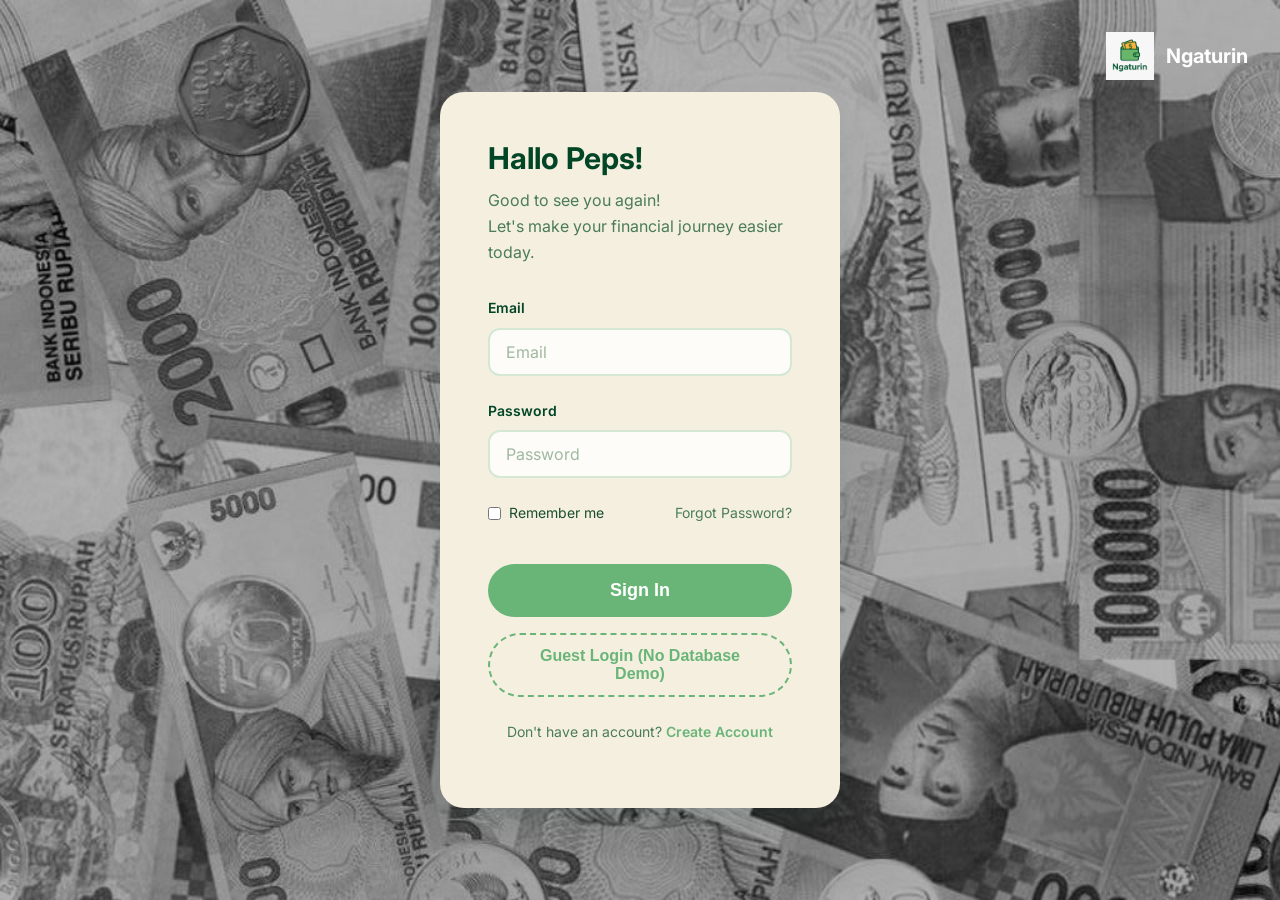
<file: frontend/selection.html>
<!DOCTYPE html>
<html lang="en">

<head>
    <meta charset="UTF-8">
    <meta name="viewport" content="width=device-width, initial-scale=1.0">
    <meta name="description" content="Choose your financial tool">
    <title>Welcome - Ngaturin</title>
    <link rel="stylesheet" href="style.css">
    <link rel="preconnect" href="https://fonts.googleapis.com">
    <link rel="preconnect" href="https://fonts.gstatic.com" crossorigin>
    <link
        href="https://fonts.googleapis.com/css2?family=Inter:wght@400;500;600;700&family=Poppins:wght@400;500;600;700&display=swap"
        rel="stylesheet">
    <style>
        .selection-page {
            min-height: 100vh;
            background-image: url('assets/Backgound Green Grid (After Create Acc) Page).png');
            background-size: cover;
            background-position: center;
            padding-top: 100px;
        }

        .selection-header {
            text-align: center;
            margin-bottom: var(--spacing-3xl);
        }

        .selection-grid {
            display: grid;
            grid-template-columns: repeat(2, 1fr);
            gap: var(--spacing-3xl);
            max-width: 1000px;
            margin: 0 auto;
            padding: 0 var(--spacing-xl);
        }

        .selection-card {
            background: var(--color-bg-alt);
            border-radius: var(--radius-xl);
            padding: var(--spacing-2xl);
            text-align: center;
            box-shadow: var(--shadow-lg);
            cursor: pointer;
            transition: all var(--transition-base);
            border: 3px solid transparent;
        }

        .selection-card:hover {
            transform: translateY(-8px);
            box-shadow: var(--shadow-xl);
            border-color: var(--color-primary);
        }

        .selection-card img {
            max-width: 250px;
            margin: 0 auto var(--spacing-lg);
        }

        .logo-top {
            position: absolute;
            top: var(--spacing-xl);
            left: var(--spacing-xl);
            display: flex;
            align-items: center;
            gap: var(--spacing-sm);
            color: var(--color-dark);
            font-weight: 700;
            font-size: var(--font-size-xl);
        }

        .logo-top img {
            width: 48px;
            height: 48px;
        }

        .logout-btn {
            position: absolute;
            top: var(--spacing-xl);
            right: var(--spacing-xl);
        }
    </style>
</head>

<body>
    <div class="selection-page">
        <div class="logo-top">
            <img src="assets/Logo Ngaturin.jpg" alt="Ngaturin Logo">
            <span>Ngaturin</span>
        </div>

        <button class="btn btn-secondary logout-btn" onclick="logout()">Logout</button>

        <div class="container">
            <div class="selection-header fade-in">
                <h1 style="color: var(--color-dark); margin-bottom: var(--spacing-md);">
                    Welcome to Ngaturin!
                </h1>
                <p style="font-size: var(--font-size-xl); color: var(--color-text-light);">
                    Choose how you'd like to manage your finances today
                </p>
            </div>

            <div class="selection-grid">
                <div class="selection-card slide-up" onclick="window.location.href='aicoach.html'">
                    <img src="assets/AI Robot (Solution) Page.png" alt="AI Coach Robot">
                    <h3 style="color: var(--color-primary); margin-bottom: var(--spacing-md);">
                        AI Coach
                    </h3>
                    <p style="color: var(--color-text-light); margin-bottom: var(--spacing-lg);">
                        Your personal finance buddy here to answer all your money questions
                    </p>
                    <button class="btn btn-primary btn-large">Start Here</button>
                </div>

                <div class="selection-card slide-up" style="animation-delay: 0.2s;"
                    onclick="window.location.href='goalsaver.html'">
                    <img src="assets/Piggy Bank (Create Account and Goal Saver) Page.png" alt="Piggy Bank">
                    <h3 style="color: var(--color-primary); margin-bottom: var(--spacing-md);">
                        Goal Saver
                    </h3>
                    <p style="color: var(--color-text-light); margin-bottom: var(--spacing-lg);">
                        Set financial goals and track your savings progress step by step
                    </p>
                    <button class="btn btn-primary btn-large">Start Saving</button>
                </div>

                <!-- New Premium Feature: Pocket Notes -->
                <div class="selection-card slide-up" style="animation-delay: 0.4s; position: relative;"
                    onclick="handlePocketNotesClick()">
                    <div
                        style="position: absolute; top: -15px; right: -15px; background: gold; color: #5a4a00; padding: 5px 15px; border-radius: 20px; font-weight: bold; box-shadow: 0 4px 10px rgba(0,0,0,0.1); transform: rotate(15deg); z-index: 1;">
                        PREMIUM 👑
                    </div>
                    <img src="assets/money in pocket .jpeg" alt="Pocket Notes">
                    <h3 style="color: var(--color-primary); margin-bottom: var(--spacing-md);">
                        Pocket Notes
                    </h3>
                    <p style="color: var(--color-text-light); margin-bottom: var(--spacing-lg);">
                        Organize your money into digital jars for smarter budgeting
                    </p>
                    <button class="btn btn-primary btn-large">Open Pockets</button>
                </div>
            </div>
        </div>
    </div>

    <div id="premiumModal" class="modal-overlay"
        style="display: none; position: fixed; top: 0; left: 0; width: 100%; height: 100%; background: rgba(0,0,0,0.5); z-index: 2000; align-items: center; justify-content: center;">
        <div class="modal-card"
            style="background: white; padding: 40px; border-radius: 20px; text-align: center; max-width: 500px; position: relative;">
            <button onclick="closeModal()"
                style="position: absolute; top: 15px; right: 15px; background: none; border: none; font-size: 24px; cursor: pointer;">&times;</button>
            <div style="font-size: 60px; margin-bottom: 20px;">👑</div>
            <h2 style="color: var(--color-primary);">Unlock Pocket Notes</h2>
            <p style="color: var(--color-text-light); margin-bottom: 30px;">
                Upgrade to Premium to access Digital Jars, Unlimited Pockets, and Advanced Budgeting tools!
            </p>
            <button class="btn btn-primary btn-large" onclick="unlockPremium()"
                style="width: 100%; background: gold; color: #5a4a00;">Get Premium Now</button>
        </div>
    </div>

    <script src="script.js"></script>

<script src="script.js"></script>

<script>
// ==========================
// CHECK LOGIN
// ==========================
const token = localStorage.getItem("token");

if (!token || token === "undefined" || token === "null") {
    window.location.href = "login.html";
}


// ==========================
// LOGOUT
// ==========================
function logout() {
    localStorage.removeItem("token");
    window.location.href = "login.html";
}


// ==========================
// POCKET NOTES (WITH PREMIUM)
// ==========================
function handlePocketNotesClick() {

    // get user (for testing premium)
    let user = JSON.parse(sessionStorage.getItem("activeUser"));

    // if no user → create dummy
    if (!user) {
        user = { isPremium: false };
        sessionStorage.setItem("activeUser", JSON.stringify(user));
    }

    if (user.isPremium) {
        window.location.href = "pocketnotes.html";
    } else {
        // show modal
        document.getElementById('premiumModal').style.display = 'flex';
    }
}


// ==========================
// CLOSE MODAL
// ==========================
function closeModal() {
    document.getElementById('premiumModal').style.display = 'none';
}


// ==========================
// UNLOCK PREMIUM (TEST MODE)
// ==========================
function unlockPremium() {

    let user = JSON.parse(sessionStorage.getItem("activeUser")) || {};
    user.isPremium = true;

    sessionStorage.setItem("activeUser", JSON.stringify(user));

    showToast('Premium Unlocked! 👑', 'success');

    closeModal();

    setTimeout(() => {
        window.location.href = "pocketnotes.html";
    }, 800);
}
</script>
</body>

</html>
</file>
<file: style.css>
/* ========================================
   Ngaturin - Global Stylesheet
   Clean, modern financial management UI
   ======================================== */

/* ========== CSS Variables (Design Tokens) ========== */
:root {
  /* Colors */
  --color-primary: #69B578;
  --color-primary-dark: #5A9D66;
  --color-primary-light: #7FC58D;
  --color-dark: #004526;
  --color-text: #1A4D2E;
  --color-text-light: #4A7C59;
  --color-bg: #F7F9F2;
  --color-bg-alt: #FFFFFF;
  --color-card: #F5EFE0;
  --color-input-bg: #FDFCF8;
  --color-border: #D4E8D4;
  --color-shadow: rgba(0, 69, 38, 0.1);
  --color-overlay: rgba(0, 0, 0, 0.4);

  /* Typography */
  --font-primary: 'Inter', 'Poppins', -apple-system, BlinkMacSystemFont, 'Segoe UI', sans-serif;
  --font-size-xs: 0.75rem;
  /* 12px */
  --font-size-sm: 0.875rem;
  /* 14px */
  --font-size-base: 1rem;
  /* 16px */
  --font-size-lg: 1.125rem;
  /* 18px */
  --font-size-xl: 1.25rem;
  /* 20px */
  --font-size-2xl: 1.5rem;
  /* 24px */
  --font-size-3xl: 1.875rem;
  /* 30px */
  --font-size-4xl: 2.25rem;
  /* 36px */
  --font-size-5xl: 3rem;
  /* 48px */

  /* Spacing */
  --spacing-xs: 0.5rem;
  /* 8px */
  --spacing-sm: 0.75rem;
  /* 12px */
  --spacing-md: 1rem;
  /* 16px */
  --spacing-lg: 1.5rem;
  /* 24px */
  --spacing-xl: 2rem;
  /* 32px */
  --spacing-2xl: 3rem;
  /* 48px */
  --spacing-3xl: 4rem;
  /* 64px */

  /* Border Radius */
  --radius-sm: 8px;
  --radius-md: 12px;
  --radius-lg: 16px;
  --radius-xl: 24px;
  --radius-full: 9999px;

  /* Shadows */
  --shadow-sm: 0 2px 4px var(--color-shadow);
  --shadow-md: 0 4px 12px var(--color-shadow);
  --shadow-lg: 0 8px 24px var(--color-shadow);
  --shadow-xl: 0 12px 32px var(--color-shadow);

  /* Transitions */
  --transition-fast: 150ms ease;
  --transition-base: 250ms ease;
  --transition-slow: 400ms ease;
}

/* ========== Reset & Base Styles ========== */
* {
  margin: 0;
  padding: 0;
  box-sizing: border-box;
}

html {
  scroll-behavior: smooth;
  font-size: 16px;
}

body {
  font-family: var(--font-primary);
  background-color: var(--color-bg);
  color: var(--color-text);
  line-height: 1.6;
  overflow-x: hidden;
}

img {
  max-width: 100%;
  height: auto;
  display: block;
}

a {
  text-decoration: none;
  color: inherit;
  transition: color var(--transition-base);
}

a:hover {
  color: var(--color-primary);
}

/* ========== Typography ========== */
h1,
h2,
h3,
h4,
h5,
h6 {
  color: var(--color-dark);
  font-weight: 700;
  line-height: 1.2;
  margin-bottom: var(--spacing-md);
}

h1 {
  font-size: var(--font-size-5xl);
}

h2 {
  font-size: var(--font-size-4xl);
}

h3 {
  font-size: var(--font-size-3xl);
}

h4 {
  font-size: var(--font-size-2xl);
}

h5 {
  font-size: var(--font-size-xl);
}

h6 {
  font-size: var(--font-size-lg);
}

p {
  margin-bottom: var(--spacing-md);
  color: var(--color-text-light);
}

/* ========== Navigation Bar ========== */
.navbar {
  position: fixed;
  top: 0;
  left: 0;
  right: 0;
  background: rgba(247, 249, 242, 0.95);
  backdrop-filter: blur(10px);
  padding: var(--spacing-md) var(--spacing-xl);
  display: flex;
  align-items: center;
  justify-content: space-between;
  box-shadow: var(--shadow-sm);
  z-index: 1000;
}

.navbar__brand {
  display: flex;
  align-items: center;
  gap: var(--spacing-sm);
  font-size: var(--font-size-2xl);
  font-weight: 700;
  color: var(--color-dark);
}

.navbar__logo {
  width: 48px;
  height: 48px;
  object-fit: contain;
}

.navbar__links {
  display: flex;
  gap: var(--spacing-xl);
  list-style: none;
}

.navbar__link {
  font-weight: 500;
  color: var(--color-text);
  transition: color var(--transition-base);
  cursor: pointer;
}

.navbar__link:hover,
.navbar__link.active {
  color: var(--color-primary);
}

/* ========== Buttons ========== */
.btn {
  display: inline-block;
  padding: var(--spacing-sm) var(--spacing-xl);
  font-size: var(--font-size-base);
  font-weight: 600;
  text-align: center;
  border: none;
  border-radius: var(--radius-full);
  cursor: pointer;
  transition: all var(--transition-base);
  text-decoration: none;
}

.btn-primary {
  background-color: var(--color-primary);
  color: white;
}

.btn-primary:hover {
  background-color: var(--color-primary-dark);
  color: white;
  transform: translateY(-2px);
  box-shadow: var(--shadow-md);
}

.btn-secondary {
  background-color: transparent;
  color: var(--color-primary);
  border: 2px solid var(--color-primary);
}

.btn-secondary:hover {
  background-color: var(--color-primary);
  color: white;
}

.btn-large {
  padding: var(--spacing-md) var(--spacing-2xl);
  font-size: var(--font-size-lg);
}

/* ========== Cards ========== */
.card {
  background: var(--color-card);
  border-radius: var(--radius-lg);
  padding: var(--spacing-xl);
  box-shadow: var(--shadow-md);
  transition: transform var(--transition-base), box-shadow var(--transition-base);
}

.card:hover {
  transform: translateY(-4px);
  box-shadow: var(--shadow-lg);
}

.card-white {
  background: var(--color-bg-alt);
}

/* ========== Form Elements ========== */
.form-group {
  margin-bottom: var(--spacing-lg);
}

.form-label {
  display: block;
  margin-bottom: var(--spacing-xs);
  font-weight: 600;
  color: var(--color-dark);
  font-size: var(--font-size-sm);
}

.form-input {
  width: 100%;
  padding: var(--spacing-sm) var(--spacing-md);
  font-size: var(--font-size-base);
  font-family: var(--font-primary);
  background-color: var(--color-input-bg);
  border: 2px solid var(--color-border);
  border-radius: var(--radius-md);
  transition: all var(--transition-base);
}

.form-input:focus {
  outline: none;
  border-color: var(--color-primary);
  box-shadow: 0 0 0 3px rgba(105, 181, 120, 0.1);
}

.form-input::placeholder {
  color: #A0B8A0;
}

.form-checkbox {
  display: flex;
  align-items: center;
  gap: var(--spacing-xs);
  font-size: var(--font-size-sm);
}

/* ========== Container & Layout ========== */
.container {
  max-width: 1200px;
  margin: 0 auto;
  padding: 0 var(--spacing-xl);
}

.section {
  padding: var(--spacing-3xl) 0;
  min-height: 100vh;
  display: flex;
  align-items: center;
  justify-content: center;
}

.section-hero {
  padding-top: calc(80px + var(--spacing-2xl));
}

.grid {
  display: grid;
  gap: var(--spacing-xl);
}

.grid-2 {
  grid-template-columns: repeat(2, 1fr);
}

.grid-3 {
  grid-template-columns: repeat(3, 1fr);
}

.flex {
  display: flex;
  gap: var(--spacing-md);
}

.flex-center {
  display: flex;
  align-items: center;
  justify-content: center;
}

.flex-between {
  display: flex;
  align-items: center;
  justify-content: space-between;
}

/* ========== Chat Interface ========== */
.chat-container {
  display: flex;
  flex-direction: column;
  height: 600px;
  background: var(--color-bg-alt);
  border-radius: var(--radius-lg);
  overflow: hidden;
  box-shadow: var(--shadow-md);
}

.chat-messages {
  flex: 1;
  padding: var(--spacing-lg);
  overflow-y: auto;
  display: flex;
  flex-direction: column;
  gap: var(--spacing-md);
}

.chat-message {
  display: flex;
  gap: var(--spacing-sm);
  animation: slideIn 0.3s ease;
}

.chat-message.user {
  flex-direction: row-reverse;
}

.chat-bubble {
  max-width: 70%;
  padding: var(--spacing-md);
  border-radius: var(--radius-md);
  word-wrap: break-word;
}

.chat-bubble.bot {
  background-color: #E8F4EA;
  color: var(--color-text);
}

.chat-bubble.user {
  background-color: var(--color-primary);
  color: white;
}

.chat-input-container {
  padding: var(--spacing-md);
  border-top: 2px solid var(--color-border);
  display: flex;
  gap: var(--spacing-sm);
}

.chat-input {
  flex: 1;
}

/* ========== Progress Bar ========== */
.progress-bar {
  width: 100%;
  height: 24px;
  background-color: #E8F4EA;
  border-radius: var(--radius-full);
  overflow: hidden;
  position: relative;
}

.progress-fill {
  height: 100%;
  background: linear-gradient(90deg, var(--color-primary) 0%, var(--color-primary-light) 100%);
  border-radius: var(--radius-full);
  transition: width var(--transition-slow);
  display: flex;
  align-items: center;
  justify-content: center;
  color: white;
  font-size: var(--font-size-xs);
  font-weight: 700;
}

/* ========== FAQ Accordion ========== */
.faq-item {
  background: var(--color-bg-alt);
  border-radius: var(--radius-md);
  margin-bottom: var(--spacing-md);
  overflow: hidden;
  box-shadow: var(--shadow-sm);
}

.faq-question {
  padding: var(--spacing-lg);
  cursor: pointer;
  display: flex;
  justify-content: space-between;
  align-items: center;
  font-weight: 600;
  color: var(--color-dark);
  transition: background-color var(--transition-base);
}

.faq-question:hover {
  background-color: #F0F7F1;
}

.faq-answer {
  max-height: 0;
  padding: 0 var(--spacing-lg);
  overflow: hidden;
  transition: max-height var(--transition-slow), padding var(--transition-slow);
  color: var(--color-text-light);
}

.faq-item.active .faq-answer {
  max-height: 500px;
  padding: 0 var(--spacing-lg) var(--spacing-lg);
}

.faq-icon {
  transition: transform var(--transition-base);
}

.faq-item.active .faq-icon {
  transform: rotate(180deg);
}

/* ========== Back Button ========== */
.back-btn {
  position: fixed;
  top: 100px;
  left: var(--spacing-xl);
  width: 48px;
  height: 48px;
  background-color: var(--color-primary);
  border-radius: 50%;
  display: flex;
  align-items: center;
  justify-content: center;
  cursor: pointer;
  box-shadow: var(--shadow-md);
  transition: all var(--transition-base);
  z-index: 999;
}

.back-btn:hover {
  background-color: var(--color-primary-dark);
  transform: translateX(-4px);
}

.back-btn svg {
  fill: white;
  width: 24px;
  height: 24px;
}

/* ========== Statistics Display ========== */
.stat-item {
  display: flex;
  align-items: center;
  gap: var(--spacing-md);
  padding: var(--spacing-lg);
  background: var(--color-bg-alt);
  border-radius: var(--radius-md);
  box-shadow: var(--shadow-sm);
}

.stat-number {
  font-size: var(--font-size-3xl);
  font-weight: 700;
  color: var(--color-primary);
}

.stat-text {
  color: var(--color-text-light);
  font-size: var(--font-size-base);
}

/* ========== Animations ========== */
@keyframes fadeIn {
  from {
    opacity: 0;
  }

  to {
    opacity: 1;
  }
}

@keyframes slideIn {
  from {
    opacity: 0;
    transform: translateY(20px);
  }

  to {
    opacity: 1;
    transform: translateY(0);
  }
}

@keyframes slideUp {
  from {
    opacity: 0;
    transform: translateY(40px);
  }

  to {
    opacity: 1;
    transform: translateY(0);
  }
}

@keyframes bounce {

  0%,
  100% {
    transform: translateY(0);
  }

  50% {
    transform: translateY(-10px);
  }
}

.fade-in {
  animation: fadeIn var(--transition-slow);
}

.slide-in {
  animation: slideIn var(--transition-slow);
}

.slide-up {
  animation: slideUp 0.6s ease;
}

/* ========== Responsive Design ========== */
@media (max-width: 768px) {
  :root {
    --font-size-5xl: 2rem;
    --font-size-4xl: 1.75rem;
    --font-size-3xl: 1.5rem;
  }

  .navbar {
    padding: var(--spacing-sm) var(--spacing-md);
  }

  .navbar__links {
    display: none;
    /* Mobile menu would need JS implementation */
  }

  .grid-2,
  .grid-3 {
    grid-template-columns: 1fr;
  }

  .section {
    min-height: auto;
    padding: var(--spacing-2xl) 0;
  }

  .chat-bubble {
    max-width: 85%;
  }

  .back-btn {
    left: var(--spacing-md);
  }
}

@media (max-width: 480px) {
  .container {
    padding: 0 var(--spacing-md);
  }

  .btn-large {
    padding: var(--spacing-sm) var(--spacing-lg);
    font-size: var(--font-size-base);
  }
}

/* ========== Utility Classes ========== */
.text-center {
  text-align: center;
}

.text-right {
  text-align: right;
}

.text-left {
  text-align: left;
}

.mb-sm {
  margin-bottom: var(--spacing-sm);
}

.mb-md {
  margin-bottom: var(--spacing-md);
}

.mb-lg {
  margin-bottom: var(--spacing-lg);
}

.mb-xl {
  margin-bottom: var(--spacing-xl);
}

.mt-sm {
  margin-top: var(--spacing-sm);
}

.mt-md {
  margin-top: var(--spacing-md);
}

.mt-lg {
  margin-top: var(--spacing-lg);
}

.mt-xl {
  margin-top: var(--spacing-xl);
}

.w-full {
  width: 100%;
}

.h-full {
  height: 100%;
}

.hidden {
  display: none;
}

.visible {
  display: block;
}

/* ========== Premium Features ========== */
.premium-feature-container {
  background: var(--color-bg-alt);
  border: 2px solid gold;
  /* Highlight for premium */
  box-shadow: 0 0 15px rgba(255, 215, 0, 0.1);
}

.premium-content.blurred {
  filter: blur(5px);
  opacity: 0.6;
  pointer-events: none;
  user-select: none;
}

.premium-lock-overlay {
  position: absolute;
  top: 0;
  left: 0;
  width: 100%;
  height: 100%;
  display: flex;
  flex-direction: column;
  align-items: center;
  justify-content: center;
  background: rgba(255, 255, 255, 0.6);
  backdrop-filter: blur(2px);
  z-index: 10;
  text-align: center;
  padding: var(--spacing-md);
}

.lock-icon-container {
  background: white;
  width: 50px;
  height: 50px;
  border-radius: 50%;
  display: flex;
  align-items: center;
  justify-content: center;
  box-shadow: var(--shadow-md);
  margin-bottom: var(--spacing-sm);
}

.streak-badge {
  display: flex;
  align-items: center;
  gap: var(--spacing-sm);
  background: #FFF8E1;
  padding: var(--spacing-md);
  border-radius: var(--radius-md);
  border: 1px solid #FFE082;
}

.streak-calendar-mini {
  display: flex;
  justify-content: space-between;
  gap: 4px;
}

.streak-day {
  width: 30px;
  height: 30px;
  border-radius: 50%;
  background: #eee;
  display: flex;
  align-items: center;
  justify-content: center;
  font-size: 10px;
  color: #888;
}

.streak-day.active {
  background: var(--color-primary);
  color: white;
  font-weight: bold;
}

/* Circular Chart */
.success-rate-circle {
  width: 120px;
  height: 120px;
  margin: 0 auto;
}

.circular-chart {
  display: block;
  margin: 0 auto;
  max-width: 100%;
  max-height: 250px;
}

.circle-bg {
  fill: none;
  stroke: #eee;
  stroke-width: 3.8;
}

.circle {
  fill: none;
  stroke-width: 2.8;
  stroke-linecap: round;
  animation: progress 1s ease-out forwards;
}

.circular-chart.primary .circle {
  stroke: var(--color-primary);
}

.percentage {
  fill: var(--color-dark);
  font-family: var(--font-primary);
  font-weight: bold;
  font-size: 0.5em;
  text-anchor: middle;
}

@keyframes progress {
  0% {
    stroke-dasharray: 0 100;
  }
}

/* ========== Streak Pet ========== */
.streak-pet-container {
  overflow: visible !important;
  /* Allow bubble to pop out if needed */
}

.pet-bubble {
  position: absolute;
  top: -10px;
  right: 10px;
  background: white;
  padding: 8px 12px;
  border-radius: 12px;
  font-size: 0.75rem;
  box-shadow: 0 2px 8px rgba(0, 0, 0, 0.1);
  color: var(--color-dark);
  max-width: 120px;
  z-index: 5;
  animation: popIn 0.3s cubic-bezier(0.175, 0.885, 0.32, 1.275);
}

.pet-bubble::after {
  content: '';
  position: absolute;
  bottom: -6px;
  left: 20px;
  border-width: 6px 6px 0;
  border-style: solid;
  border-color: white transparent;
  display: block;
  width: 0;
}

/* Animations */
@keyframes petBounce {

  0%,
  100% {
    transform: translateY(0);
  }

  50% {
    transform: translateY(-15px) scale(1.1);
  }
}

@keyframes petShake {
  0% {
    transform: rotate(0deg);
  }

  25% {
    transform: rotate(-10deg);
  }

  75% {
    transform: rotate(10deg);
  }

  100% {
    transform: rotate(0deg);
  }
}

@keyframes popIn {
  0% {
    opacity: 0;
    transform: scale(0.5) translateY(10px);
  }

  100% {
    opacity: 1;
    transform: scale(1) translateY(0);
  }
}

.pet-happy {
  animation: petBounce 1s infinite;
}

.pet-sick {
  filter: grayscale(0.8) sepia(0.2);
  opacity: 0.8;
}

.pet-eating {
  animation: petShake 0.5s ease-in-out;
}

@keyframes petIdle {

  0%,
  100% {
    transform: scale(1);
  }

  50% {
    transform: scale(1.05);
  }
}

@keyframes petBlink {

  0%,
  90%,
  100% {
    transform: scaleY(1);
  }

  95% {
    transform: scaleY(0.1);
  }
}

.pet-alive {
  animation: petIdle 3s ease-in-out infinite;
}
</file>
<file: frontend/style.css>
/* ========================================
   Ngaturin - Global Stylesheet
   Clean, modern financial management UI
   ======================================== */

/* ========== CSS Variables (Design Tokens) ========== */
:root {
  /* Colors */
  --color-primary: #69B578;
  --color-primary-dark: #5A9D66;
  --color-primary-light: #7FC58D;
  --color-dark: #004526;
  --color-text: #1A4D2E;
  --color-text-light: #4A7C59;
  --color-bg: #F7F9F2;
  --color-bg-alt: #FFFFFF;
  --color-card: #F5EFE0;
  --color-input-bg: #FDFCF8;
  --color-border: #D4E8D4;
  --color-shadow: rgba(0, 69, 38, 0.1);
  --color-overlay: rgba(0, 0, 0, 0.4);
  
  /* Typography */
  --font-primary: 'Inter', 'Poppins', -apple-system, BlinkMacSystemFont, 'Segoe UI', sans-serif;
  --font-size-xs: 0.75rem;    /* 12px */
  --font-size-sm: 0.875rem;   /* 14px */
  --font-size-base: 1rem;     /* 16px */
  --font-size-lg: 1.125rem;   /* 18px */
  --font-size-xl: 1.25rem;    /* 20px */
  --font-size-2xl: 1.5rem;    /* 24px */
  --font-size-3xl: 1.875rem;  /* 30px */
  --font-size-4xl: 2.25rem;   /* 36px */
  --font-size-5xl: 3rem;      /* 48px */
  
  /* Spacing */
  --spacing-xs: 0.5rem;    /* 8px */
  --spacing-sm: 0.75rem;   /* 12px */
  --spacing-md: 1rem;      /* 16px */
  --spacing-lg: 1.5rem;    /* 24px */
  --spacing-xl: 2rem;      /* 32px */
  --spacing-2xl: 3rem;     /* 48px */
  --spacing-3xl: 4rem;     /* 64px */
  
  /* Border Radius */
  --radius-sm: 8px;
  --radius-md: 12px;
  --radius-lg: 16px;
  --radius-xl: 24px;
  --radius-full: 9999px;
  
  /* Shadows */
  --shadow-sm: 0 2px 4px var(--color-shadow);
  --shadow-md: 0 4px 12px var(--color-shadow);
  --shadow-lg: 0 8px 24px var(--color-shadow);
  --shadow-xl: 0 12px 32px var(--color-shadow);
  
  /* Transitions */
  --transition-fast: 150ms ease;
  --transition-base: 250ms ease;
  --transition-slow: 400ms ease;
}

/* ========== Reset & Base Styles ========== */
* {
  margin: 0;
  padding: 0;
  box-sizing: border-box;
}

html {
  scroll-behavior: smooth;
  font-size: 16px;
}

body {
  font-family: var(--font-primary);
  background-color: var(--color-bg);
  color: var(--color-text);
  line-height: 1.6;
  overflow-x: hidden;
}

img {
  max-width: 100%;
  height: auto;
  display: block;
}

a {
  text-decoration: none;
  color: inherit;
  transition: color var(--transition-base);
}

a:hover {
  color: var(--color-primary);
}

/* ========== Typography ========== */
h1, h2, h3, h4, h5, h6 {
  color: var(--color-dark);
  font-weight: 700;
  line-height: 1.2;
  margin-bottom: var(--spacing-md);
}

h1 { font-size: var(--font-size-5xl); }
h2 { font-size: var(--font-size-4xl); }
h3 { font-size: var(--font-size-3xl); }
h4 { font-size: var(--font-size-2xl); }
h5 { font-size: var(--font-size-xl); }
h6 { font-size: var(--font-size-lg); }

p {
  margin-bottom: var(--spacing-md);
  color: var(--color-text-light);
}

/* ========== Navigation Bar ========== */
.navbar {
  position: fixed;
  top: 0;
  left: 0;
  right: 0;
  background: rgba(247, 249, 242, 0.95);
  backdrop-filter: blur(10px);
  padding: var(--spacing-md) var(--spacing-xl);
  display: flex;
  align-items: center;
  justify-content: space-between;
  box-shadow: var(--shadow-sm);
  z-index: 1000;
}

.navbar__brand {
  display: flex;
  align-items: center;
  gap: var(--spacing-sm);
  font-size: var(--font-size-2xl);
  font-weight: 700;
  color: var(--color-dark);
}

.navbar__logo {
  width: 48px;
  height: 48px;
  object-fit: contain;
}

.navbar__links {
  display: flex;
  gap: var(--spacing-xl);
  list-style: none;
}

.navbar__link {
  font-weight: 500;
  color: var(--color-text);
  transition: color var(--transition-base);
  cursor: pointer;
}

.navbar__link:hover,
.navbar__link.active {
  color: var(--color-primary);
}

/* ========== Buttons ========== */
.btn {
  display: inline-block;
  padding: var(--spacing-sm) var(--spacing-xl);
  font-size: var(--font-size-base);
  font-weight: 600;
  text-align: center;
  border: none;
  border-radius: var(--radius-full);
  cursor: pointer;
  transition: all var(--transition-base);
  text-decoration: none;
}

.btn-primary {
  background-color: var(--color-primary);
  color: white;
}

.btn-primary:hover {
  background-color: var(--color-primary-dark);
  color: white;
  transform: translateY(-2px);
  box-shadow: var(--shadow-md);
}

.btn-secondary {
  background-color: transparent;
  color: var(--color-primary);
  border: 2px solid var(--color-primary);
}

.btn-secondary:hover {
  background-color: var(--color-primary);
  color: white;
}

.btn-large {
  padding: var(--spacing-md) var(--spacing-2xl);
  font-size: var(--font-size-lg);
}
.btn-small {
  padding: 6px 14px;
  font-size: var(--font-size-sm);
}

/* ========== Cards ========== */
.card {
  background: var(--color-card);
  border-radius: var(--radius-lg);
  padding: var(--spacing-xl);
  box-shadow: var(--shadow-md);
  transition: transform var(--transition-base), box-shadow var(--transition-base);
}

.card:hover {
  transform: translateY(-4px);
  box-shadow: var(--shadow-lg);
}

.card-white {
  background: var(--color-bg-alt);
}

/* ========== Form Elements ========== */
.form-group {
  margin-bottom: var(--spacing-lg);
}

.form-label {
  display: block;
  margin-bottom: var(--spacing-xs);
  font-weight: 600;
  color: var(--color-dark);
  font-size: var(--font-size-sm);
}

.form-input {
  width: 100%;
  padding: var(--spacing-sm) var(--spacing-md);
  font-size: var(--font-size-base);
  font-family: var(--font-primary);
  background-color: var(--color-input-bg);
  border: 2px solid var(--color-border);
  border-radius: var(--radius-md);
  transition: all var(--transition-base);
}

.form-input:focus {
  outline: none;
  border-color: var(--color-primary);
  box-shadow: 0 0 0 3px rgba(105, 181, 120, 0.1);
}

.form-input::placeholder {
  color: #A0B8A0;
}

.form-checkbox {
  display: flex;
  align-items: center;
  gap: var(--spacing-xs);
  font-size: var(--font-size-sm);
}

/* ========== Container & Layout ========== */
.container {
  max-width: 1200px;
  margin: 0 auto;
  padding: 0 var(--spacing-xl);
}

.section {
  padding: var(--spacing-3xl) 0;
  min-height: 100vh;
  display: flex;
  align-items: center;
  justify-content: center;
}

.section-hero {
  padding-top: calc(80px + var(--spacing-2xl));
}

.grid {
  display: grid;
  gap: var(--spacing-xl);
}

.grid-2 {
  grid-template-columns: repeat(2, 1fr);
}

.grid-3 {
  grid-template-columns: repeat(3, 1fr);
}

.flex {
  display: flex;
  gap: var(--spacing-md);
}

.flex-center {
  display: flex;
  align-items: center;
  justify-content: center;
}

.flex-between {
  display: flex;
  align-items: center;
  justify-content: space-between;
}

/* ========== Chat Interface ========== */
.chat-container {
  display: flex;
  flex-direction: column;
  height: 600px;
  background: var(--color-bg-alt);
  border-radius: var(--radius-lg);
  overflow: hidden;
  box-shadow: var(--shadow-md);
}

.chat-messages {
  flex: 1;
  padding: var(--spacing-lg);
  overflow-y: auto;
  display: flex;
  flex-direction: column;
  gap: var(--spacing-md);
}

.chat-message {
  display: flex;
  gap: var(--spacing-sm);
  animation: slideIn 0.3s ease;
}

.chat-message.user {
  flex-direction: row-reverse;
}

.chat-bubble {
  max-width: 70%;
  padding: var(--spacing-md);
  border-radius: var(--radius-md);
  word-wrap: break-word;
}

.chat-bubble.bot {
  background-color: #E8F4EA;
  color: var(--color-text);
}

.chat-bubble.user {
  background-color: var(--color-primary);
  color: white;
}

.chat-input-container {
  padding: var(--spacing-md);
  border-top: 2px solid var(--color-border);
  display: flex;
  gap: var(--spacing-sm);
}

.chat-input {
  flex: 1;
}

/* ========== Progress Bar ========== */
.progress-bar {
  width: 100%;
  height: 24px;
  background-color: #E8F4EA;
  border-radius: var(--radius-full);
  overflow: hidden;
  position: relative;
}

.progress-fill {
  height: 100%;
  background: linear-gradient(90deg, var(--color-primary) 0%, var(--color-primary-light) 100%);
  border-radius: var(--radius-full);
  transition: width 0.8s ease;
  display: flex;
  align-items: center;
  justify-content: center;
  color: white;
  font-size: var(--font-size-xs);
  font-weight: 700;
  padding: 0 6px;
}

/* ========== FAQ Accordion ========== */
.faq-item {
  background: var(--color-bg-alt);
  border-radius: var(--radius-md);
  margin-bottom: var(--spacing-md);
  overflow: hidden;
  box-shadow: var(--shadow-sm);
}

.faq-question {
  padding: var(--spacing-lg);
  cursor: pointer;
  display: flex;
  justify-content: space-between;
  align-items: center;
  font-weight: 600;
  color: var(--color-dark);
  transition: background-color var(--transition-base);
}

.faq-question:hover {
  background-color: #F0F7F1;
}

.faq-answer {
  max-height: 0;
  padding: 0 var(--spacing-lg);
  overflow: hidden;
  transition: max-height var(--transition-slow), padding var(--transition-slow);
  color: var(--color-text-light);
}

.faq-item.active .faq-answer {
  max-height: 500px;
  padding: 0 var(--spacing-lg) var(--spacing-lg);
}

.faq-icon {
  transition: transform var(--transition-base);
}

.faq-item.active .faq-icon {
  transform: rotate(180deg);
}

/* ========== Back Button ========== */
.back-btn {
  position: fixed;
  top: 100px;
  left: var(--spacing-xl);
  width: 48px;
  height: 48px;
  background-color: var(--color-primary);
  border-radius: 50%;
  display: flex;
  align-items: center;
  justify-content: center;
  cursor: pointer;
  box-shadow: var(--shadow-md);
  transition: all var(--transition-base);
  z-index: 999;
}

.back-btn:hover {
  background-color: var(--color-primary-dark);
  transform: translateX(-4px);
}

.back-btn svg {
  fill: white;
  width: 24px;
  height: 24px;
}

/* ========== Statistics Display ========== */
.stat-item {
  display: flex;
  align-items: center;
  gap: var(--spacing-md);
  padding: var(--spacing-lg);
  background: var(--color-bg-alt);
  border-radius: var(--radius-md);
  box-shadow: var(--shadow-sm);
}

.stat-number {
  font-size: var(--font-size-3xl);
  font-weight: 700;
  color: var(--color-primary);
}

.stat-text {
  color: var(--color-text-light);
  font-size: var(--font-size-base);
}

/* ========== Animations ========== */
@keyframes fadeIn {
  from {
    opacity: 0;
  }
  to {
    opacity: 1;
  }
}

@keyframes slideIn {
  from {
    opacity: 0;
    transform: translateY(20px);
  }
  to {
    opacity: 1;
    transform: translateY(0);
  }
}

@keyframes slideUp {
  from {
    opacity: 0;
    transform: translateY(40px);
  }
  to {
    opacity: 1;
    transform: translateY(0);
  }
}

@keyframes bounce {
  0%, 100% {
    transform: translateY(0);
  }
  50% {
    transform: translateY(-10px);
  }
}

.fade-in {
  animation: fadeIn var(--transition-slow);
}

.slide-in {
  animation: slideIn var(--transition-slow);
}

.slide-up {
  animation: slideUp 0.6s ease;
}

/* ========== Modal (Add Savings) ========== */

.modal {
  position: fixed;
  top: 0;
  left: 0;
  width: 100%;
  height: 100%;

  background: var(--color-overlay);

  display: none;
  align-items: center;
  justify-content: center;

  z-index: 2000;
}

.modal-card {
  background: white;
  padding: var(--spacing-xl);
  border-radius: var(--radius-lg);
  width: 320px;
  text-align: center;
  box-shadow: var(--shadow-xl);

  animation: slideUp 0.3s ease;
}

.modal-card h3 {
  margin-bottom: var(--spacing-sm);
}

.modal-card input {
  margin-top: var(--spacing-sm);
}

.modal-actions {
  margin-top: var(--spacing-lg);
  display: flex;
  gap: var(--spacing-sm);
  justify-content: center;
}

/* ========== Responsive Design ========== */
@media (max-width: 768px) {
  :root {
    --font-size-5xl: 2rem;
    --font-size-4xl: 1.75rem;
    --font-size-3xl: 1.5rem;
  }
  
  .navbar {
    padding: var(--spacing-sm) var(--spacing-md);
  }
  
  .navbar__links {
    display: none; /* Mobile menu would need JS implementation */
  }
  
  .grid-2,
  .grid-3 {
    grid-template-columns: 1fr;
  }
  
  .section {
    min-height: auto;
    padding: var(--spacing-2xl) 0;
  }
  
  .chat-bubble {
    max-width: 85%;
  }
  
  .back-btn {
    left: var(--spacing-md);
  }
}

@media (max-width: 480px) {
  .container {
    padding: 0 var(--spacing-md);
  }
  
  .btn-large {
    padding: var(--spacing-sm) var(--spacing-lg);
    font-size: var(--font-size-base);
  }
}

/* ========== Utility Classes ========== */
.text-center { text-align: center; }
.text-right { text-align: right; }
.text-left { text-align: left; }

.mb-sm { margin-bottom: var(--spacing-sm); }
.mb-md { margin-bottom: var(--spacing-md); }
.mb-lg { margin-bottom: var(--spacing-lg); }
.mb-xl { margin-bottom: var(--spacing-xl); }

.mt-sm { margin-top: var(--spacing-sm); }
.mt-md { margin-top: var(--spacing-md); }
.mt-lg { margin-top: var(--spacing-lg); }
.mt-xl { margin-top: var(--spacing-xl); }

.w-full { width: 100%; }
.h-full { height: 100%; }

.hidden { display: none; }
.visible { display: block; }

.goal-item {
  background: var(--color-bg-alt);
  border-radius: var(--radius-lg);
  padding: var(--spacing-lg);
  box-shadow: var(--shadow-sm);
  display: grid;
  grid-template-columns: 1fr auto;
  gap: var(--spacing-md);
  align-items: center;

  transition: transform var(--transition-fast), box-shadow var(--transition-fast);
}

.goal-item:hover{
  transform: translateY(-2px);
  box-shadow: var(--shadow-md);
}

/*GOAL ACTION BUTTONS======================================== */

.goal-actions{
  display:flex;
  flex-direction:column;
  gap:8px;
  align-items:flex-end;
}

.goal-actions .btn{
  width:120px;
}

/*SAVINGS HISTORY======================================== */

.savings-history{
  margin-top:12px;
}

.savings-history h5{
  margin-bottom:4px;
}

.saving-item{
    display:flex;
    justify-content:space-between;
    padding:4px 0;
    font-size:14px;
    margin-top:4px;
    color:#2e7d32;
}

.saving-item:hover{
  background:#f1f7f2;
  border-radius:6px;
}

.saving-date{
    font-size:12px;
    color:#6b7280;
    margin-left:10px;
}

/* History Section */

.history-title{
  font-size:13px;
  margin-top:8px;
  margin-bottom:2px;
  color:#6b7280;
}

.saving-item{
  display:flex;
  justify-content:space-between;
  padding:4px 0;
  font-size:14px;
  color:#2e7d32;
}

.saving-item:hover{
  background:#f1f7f2;
  border-radius:6px;
}

.saving-date{
  font-size:12px;
  color:#6b7280;
}

.goal-complete{
  margin-top:6px;
  padding:6px 10px;
  background:#e6f7ec;
  color:#1b7f3b;
  font-weight:600;
  font-size:13px;
  border-radius:8px;
  display:inline-block;

  animation:bounce 1s ease;
}

.dashboard-summary{
  display:grid;
  grid-template-columns:repeat(3,1fr);
  gap:12px;
  margin-bottom:20px;
}

.summary-card{
  background:white;
  border-radius:12px;
  padding:14px;
  text-align:center;
  box-shadow:var(--shadow-sm);
}

.summary-number{
  font-size:20px;
  font-weight:700;
  color:var(--color-primary);
}

.summary-label{
  font-size:12px;
  color:#6b7280;
}

.input-error{
    color:#e53935;
    font-size:13px;
    margin-top:6px;
    min-height:18px;
}
</file>
